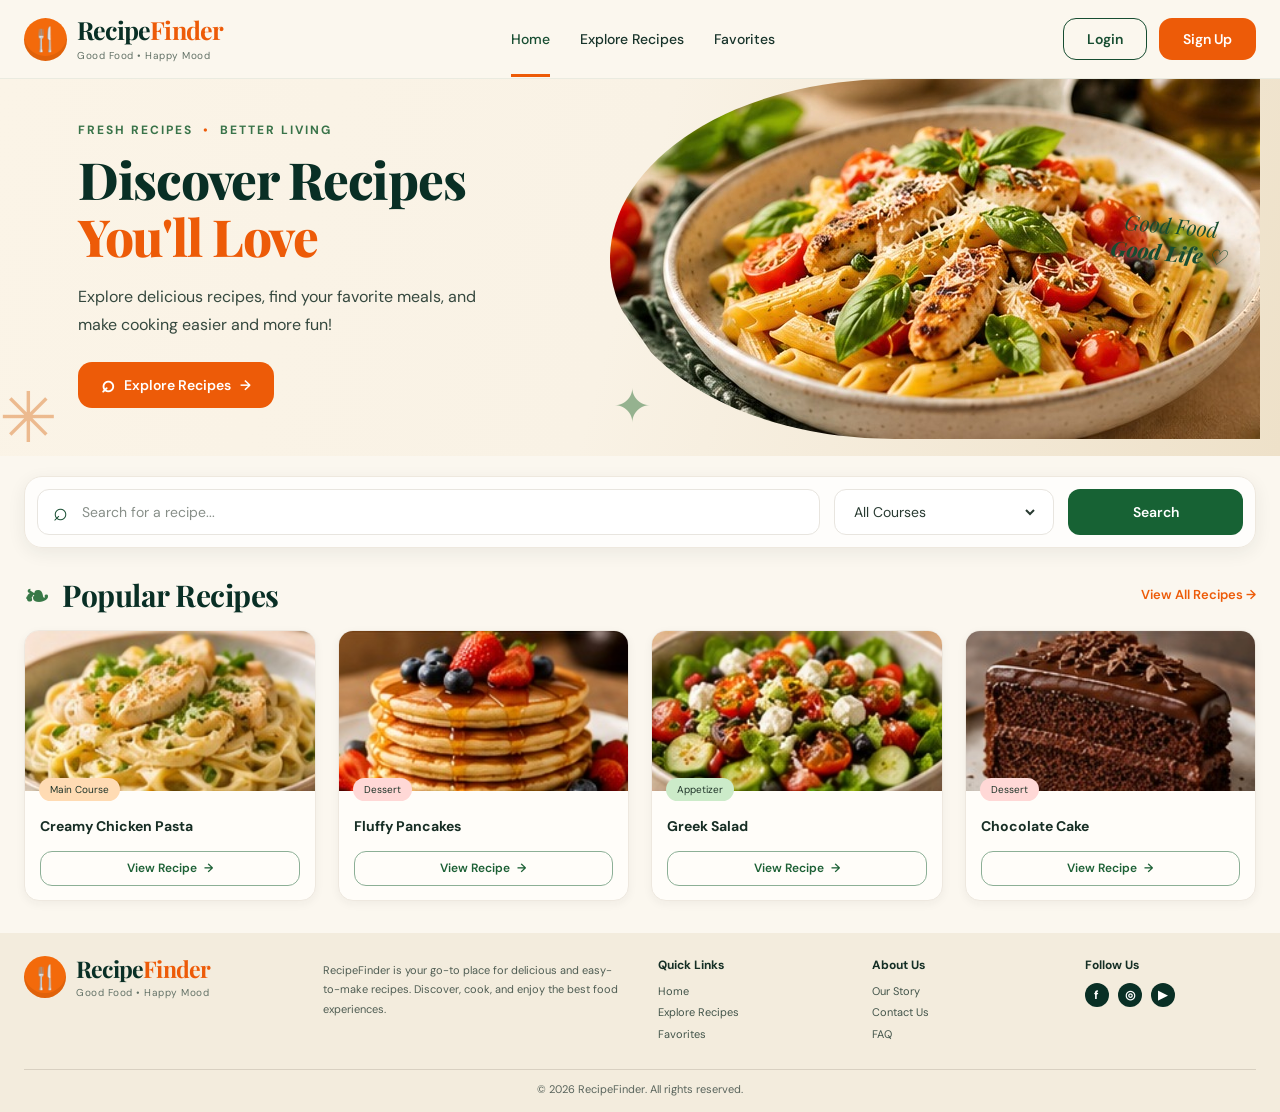
<file: index.html>
<!DOCTYPE html>
<html lang="en">
<head>
  <meta charset="UTF-8">
  <meta name="viewport" content="width=device-width, initial-scale=1.0">
  <meta name="description" content="Discover delicious recipes, explore new meals, and save your favorite dishes with RecipeFinder.">
  <title>RecipeFinder | Discover Recipes You'll Love</title>
  <link rel="stylesheet" href="css/style.css">
</head>
<body>
  <header class="site-header">
    <div class="container navbar">
      <a class="brand" href="index.html" aria-label="RecipeFinder home">
        <span class="brand-icon" aria-hidden="true">🍴</span>
        <span class="brand-copy"><strong>Recipe<span>Finder</span></strong><small>Good Food • Happy Mood</small></span>
      </a>
      <button class="menu-toggle" id="menuToggle" aria-label="Toggle navigation" aria-expanded="false">☰</button>
      <nav class="nav-links" id="navLinks" aria-label="Main navigation">
        <a class="active" href="index.html">Home</a>
        <a href="recipes.html">Explore Recipes</a>
        <a href="favorites.html">Favorites</a>
      </nav>
      <div class="auth-links">
        <a class="btn btn-outline" href="login.html">Login</a>
        <a class="btn btn-orange" href="signup.html">Sign Up</a>
      </div>
    </div>
  </header>

  <main>
    <section class="hero">
      <div class="container hero-inner">
        <div class="hero-copy">
          <p class="eyebrow">FRESH RECIPES <span>•</span> BETTER LIVING</p>
          <h1>Discover Recipes <span>You'll Love</span></h1>
          <p class="hero-description">Explore delicious recipes, find your favorite meals, and make cooking easier and more fun!</p>
          <a class="btn btn-orange hero-button" href="recipes.html"><span aria-hidden="true">⌕</span> Explore Recipes <span aria-hidden="true">→</span></a>
        </div>
        <div class="hero-photo-wrap">
          <img class="hero-photo" src="images/hero-pasta.jpg" alt="A bowl of pasta with chicken, tomatoes, and fresh basil">
          <div class="food-note">Good Food<br><strong>Good Life</strong> ♡</div>
        </div>
        <span class="decor decor-one" aria-hidden="true">✳</span>
        <span class="decor decor-two" aria-hidden="true">✦</span>
      </div>
    </section>

    <section class="search-section container" aria-label="Find a recipe">
      <form class="search-bar" action="recipes.html" method="get">
        <label class="search-input"><span aria-hidden="true">⌕</span><input type="search" name="q" placeholder="Search for a recipe..." aria-label="Search recipes by name or ingredient"></label>
        <label class="course-select"><span class="sr-only">Recipe course</span>
          <select name="course">
            <option value="">All Courses</option>
            <option value="Appetizer">Appetizer</option>
            <option value="Main Course">Main Course</option>
            <option value="Dessert">Dessert</option>
          </select>
        </label>
        <button class="btn btn-green search-button" type="submit">Search</button>
      </form>
    </section>

    <section class="popular-section container">
      <div class="section-heading">
        <h2><span class="leaf" aria-hidden="true">❧</span> Popular Recipes</h2>
        <a href="recipes.html" class="text-link">View All Recipes <span aria-hidden="true">→</span></a>
      </div>
      <div class="recipe-grid">
        <article class="recipe-card">
          <a href="recipe-details.html" class="card-image"><img src="images/chicken-pasta.jpg" alt="Creamy chicken pasta"></a>
          <div class="card-content"><span class="tag tag-main">Main Course</span><h3>Creamy Chicken Pasta</h3><a class="card-button" href="recipe-details.html">View Recipe <span>→</span></a></div>
        </article>
        <article class="recipe-card">
          <a href="recipe-details.html" class="card-image"><img src="images/pancakes.jpg" alt="Fluffy pancakes topped with berries"></a>
          <div class="card-content"><span class="tag tag-dessert">Dessert</span><h3>Fluffy Pancakes</h3><a class="card-button" href="recipe-details.html">View Recipe <span>→</span></a></div>
        </article>
        <article class="recipe-card">
          <a href="recipe-details.html" class="card-image"><img src="images/greek-salad.jpg" alt="Fresh Greek salad with tomatoes and cucumber"></a>
          <div class="card-content"><span class="tag tag-appetizer">Appetizer</span><h3>Greek Salad</h3><a class="card-button" href="recipe-details.html">View Recipe <span>→</span></a></div>
        </article>
        <article class="recipe-card">
          <a href="recipe-details.html" class="card-image"><img src="images/chocolate-cake.jpg" alt="A slice of chocolate cake"></a>
          <div class="card-content"><span class="tag tag-dessert">Dessert</span><h3>Chocolate Cake</h3><a class="card-button" href="recipe-details.html">View Recipe <span>→</span></a></div>
        </article>
      </div>
    </section>
  </main>

  <footer class="site-footer">
    <div class="container footer-grid">
      <a class="brand footer-brand" href="index.html">
        <span class="brand-icon" aria-hidden="true">🍴</span><span class="brand-copy"><strong>Recipe<span>Finder</span></strong><small>Good Food • Happy Mood</small></span>
      </a>
      <p class="footer-about">RecipeFinder is your go-to place for delicious and easy-to-make recipes. Discover, cook, and enjoy the best food experiences.</p>
      <div><h3>Quick Links</h3><a href="index.html">Home</a><a href="recipes.html">Explore Recipes</a><a href="favorites.html">Favorites</a></div>
      <div><h3>About Us</h3><a href="#about">Our Story</a><a href="#contact">Contact Us</a><a href="#faq">FAQ</a></div>
      <div><h3>Follow Us</h3><div class="social-links"><a href="#facebook" aria-label="Facebook">f</a><a href="#instagram" aria-label="Instagram">◎</a><a href="#youtube" aria-label="YouTube">▶</a></div></div>
    </div>
    <div class="container copyright">© 2026 RecipeFinder. All rights reserved.</div>
  </footer>
  <script>
    const menuToggle = document.getElementById('menuToggle');
    const navLinks = document.getElementById('navLinks');
    menuToggle.addEventListener('click', () => {
      const isOpen = navLinks.classList.toggle('show');
      menuToggle.setAttribute('aria-expanded', String(isOpen));
    });
  </script>
</body>
</html>
</file>
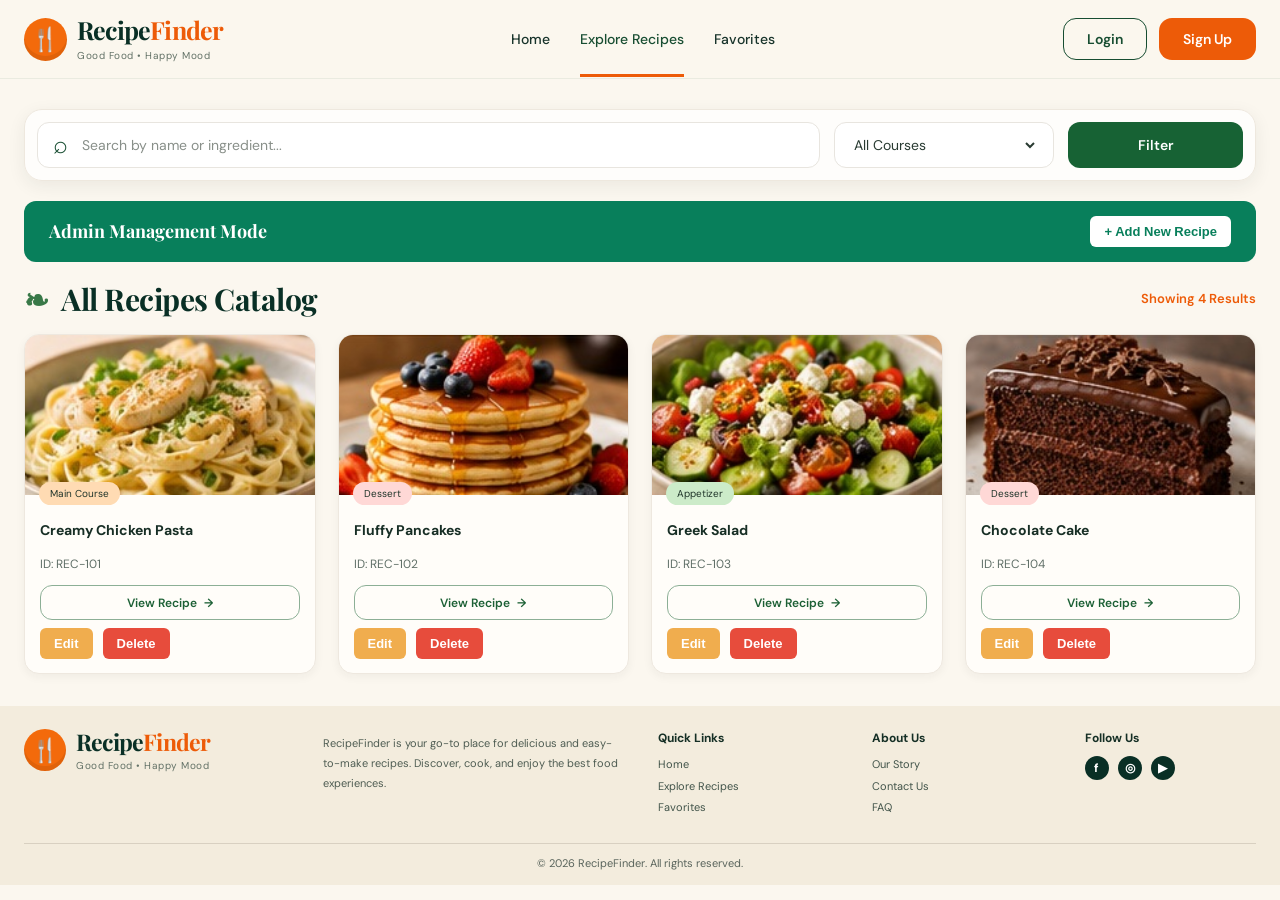
<file: add-edit-recipe.html>
<!DOCTYPE html>
<html lang="en">
<head>
  <meta charset="UTF-8">
  <meta name="viewport" content="width=device-width, initial-scale=1.0">
  <meta name="description" content="Browse, search, and manage recipes on RecipeFinder.">
  <title>Explore & Manage Recipes | RecipeFinder</title>
  <link rel="stylesheet" href="css/style.css">
  <style>
    /* Admin Control Panel Styles */
    .admin-bar {
      background: #087f5b;
      padding: 15px 25px;
      margin-top: 20px;
      border-radius: 12px;
      display: flex;
      justify-content: space-between;
      align-items: center;
      color: white;
    }
    .admin-bar h3 { margin: 0; font-size: 18px; font-family: 'Playfair Display', Georgia, serif; }
    .admin-actions-group { display: flex; gap: 10px; }
    .admin-action-btn { background: #f0ad4e; color: white; border: none; padding: 8px 14px; border-radius: 6px; font-weight: bold; cursor: pointer; font-size: 13px; }
    .admin-action-btn:hover { background: #dc932c; }
    .admin-delete-btn { background: #e74c3c; }
    .admin-delete-btn:hover { background: #c0392b; }
  </style>
</head>
<body>
  <header class="site-header">
    <div class="container navbar">
      <a class="brand" href="index.html" aria-label="RecipeFinder home">
        <span class="brand-icon" aria-hidden="true">🍴</span>
        <span class="brand-copy"><strong>Recipe<span>Finder</span></strong><small>Good Food • Happy Mood</small></span>
      </a>
      <button class="menu-toggle" id="menuToggle" aria-label="Toggle navigation" aria-expanded="false">☰</button>
      <nav class="nav-links" id="navLinks" aria-label="Main navigation">
        <a href="index.html">Home</a>
        <a class="active" href="recipes.html">Explore Recipes</a>
        <a href="favorites.html">Favorites</a>
      </nav>
      <div class="auth-links">
        <a class="btn btn-outline" href="login.html">Login</a>
        <a class="btn btn-orange" href="signup.html">Sign Up</a>
      </div>
    </div>
  </header>

  <main>
    <!-- Search & Filter Bar Section[cite: 7] -->
    <section class="search-section container" aria-label="Filter recipes" style="margin-top: 30px;">
      <form class="search-bar" action="recipes.html" method="get">
        <label class="search-input"><span aria-hidden="true">⌕</span><input type="search" name="q" placeholder="Search by name or ingredient..." aria-label="Search recipes"></label>
        <label class="course-select"><span class="sr-only">Recipe course</span>
          <select name="course">
            <option value="">All Courses</option>
            <option value="Appetizer">Appetizer</option>
            <option value="Main Course">Main Course</option>
            <option value="Dessert">Dessert</option>
          </select>
        </label>
        <button class="btn btn-green search-button" type="submit">Filter</button>
      </form>
    </section>

    <!-- Admin Controls Bar (Add Recipe) -->
    <section class="container" style="margin-top: 15px; margin-bottom: -10px;">
      <div class="admin-bar">
        <h3>Admin Management Mode</h3>
        <button type="button" class="admin-action-btn" style="background: #ffffff; color: #087f5b;" onclick="openAddRecipePrompt()">+ Add New Recipe</button>
      </div>
    </section>

    <!-- Complete Recipe Catalog Grid[cite: 7] -->
    <section class="popular-section container">
      <div class="section-heading">
        <h2><span class="leaf" aria-hidden="true">❧</span> All Recipes Catalog</h2>
        <span class="text-link" id="resultCountLabel">Showing 4 Results</span>
      </div>

      <div class="recipe-grid" id="recipesCatalogGrid">
        <!-- Recipe 1: Pasta -->
        <article class="recipe-card" id="card-REC-101">
          <a href="recipe-details_2.html#pasta" class="card-image"><img src="images/chicken-pasta.jpg" alt="Creamy chicken pasta"></a>
          <div class="card-content">
            <span class="tag tag-main">Main Course</span>
            <h3>Creamy Chicken Pasta</h3>
            <p style="font-size: 12px; color: var(--muted); margin-bottom: 12px;">ID: REC-101</p>
            <div style="display: flex; gap: 6px; margin-bottom: 8px;">
              <a class="card-button" style="flex: 1;" href="recipe-details_2.html#pasta">View Recipe <span>→</span></a>
            </div>
            <!-- Admin Edit/Delete Controls -->
            <div class="admin-actions-group">
              <button type="button" class="admin-action-btn" onclick="editRecipe('REC-101', 'Creamy Chicken Pasta', 'Main Course')">Edit</button>
              <button type="button" class="admin-action-btn admin-delete-btn" onclick="deleteRecipe('card-REC-101')">Delete</button>
            </div>
          </div>
        </article>

        <!-- Recipe 2: Pancakes -->
        <article class="recipe-card" id="card-REC-102">
          <a href="recipe-details_2.html#pancakes" class="card-image"><img src="images/pancakes.jpg" alt="Fluffy pancakes"></a>
          <div class="card-content">
            <span class="tag tag-dessert">Dessert</span>
            <h3>Fluffy Pancakes</h3>
            <p style="font-size: 12px; color: var(--muted); margin-bottom: 12px;">ID: REC-102</p>
            <div style="display: flex; gap: 6px; margin-bottom: 8px;">
              <a class="card-button" style="flex: 1;" href="recipe-details_2.html#pancakes">View Recipe <span>→</span></a>
            </div>
            <div class="admin-actions-group">
              <button type="button" class="admin-action-btn" onclick="editRecipe('REC-102', 'Fluffy Pancakes', 'Dessert')">Edit</button>
              <button type="button" class="admin-action-btn admin-delete-btn" onclick="deleteRecipe('card-REC-102')">Delete</button>
            </div>
          </div>
        </article>

        <!-- Recipe 3: Greek Salad -->
        <article class="recipe-card" id="card-REC-103">
          <a href="recipe-details_2.html#salad" class="card-image"><img src="images/greek-salad.jpg" alt="Fresh Greek salad"></a>
          <div class="card-content">
            <span class="tag tag-appetizer">Appetizer</span>
            <h3>Greek Salad</h3>
            <p style="font-size: 12px; color: var(--muted); margin-bottom: 12px;">ID: REC-103</p>
            <div style="display: flex; gap: 6px; margin-bottom: 8px;">
              <a class="card-button" style="flex: 1;" href="recipe-details_2.html#salad">View Recipe <span>→</span></a>
            </div>
            <div class="admin-actions-group">
              <button type="button" class="admin-action-btn" onclick="editRecipe('REC-103', 'Greek Salad', 'Appetizer')">Edit</button>
              <button type="button" class="admin-action-btn admin-delete-btn" onclick="deleteRecipe('card-REC-103')">Delete</button>
            </div>
          </div>
        </article>

        <!-- Recipe 4: Chocolate Cake -->
        <article class="recipe-card" id="card-REC-104">
          <a href="recipe-details_2.html#cake" class="card-image"><img src="images/chocolate-cake.jpg" alt="Chocolate cake slice"></a>
          <div class="card-content">
            <span class="tag tag-dessert">Dessert</span>
            <h3>Chocolate Cake</h3>
            <p style="font-size: 12px; color: var(--muted); margin-bottom: 12px;">ID: REC-104</p>
            <div style="display: flex; gap: 6px; margin-bottom: 8px;">
              <a class="card-button" style="flex: 1;" href="recipe-details_2.html#cake">View Recipe <span>→</span></a>
            </div>
            <div class="admin-actions-group">
              <button type="button" class="admin-action-btn" onclick="editRecipe('REC-104', 'Chocolate Cake', 'Dessert')">Edit</button>
              <button type="button" class="admin-action-btn admin-delete-btn" onclick="deleteRecipe('card-REC-104')">Delete</button>
            </div>
          </div>
        </article>
      </div>
    </section>
  </main>

  <footer class="site-footer">
    <div class="container footer-grid">
      <a class="brand footer-brand" href="index.html">
        <span class="brand-icon" aria-hidden="true">🍴</span><span class="brand-copy"><strong>Recipe<span>Finder</span></strong><small>Good Food • Happy Mood</small></span>
      </a>
      <p class="footer-about">RecipeFinder is your go-to place for delicious and easy-to-make recipes. Discover, cook, and enjoy the best food experiences.</p>
      <div><h3>Quick Links</h3><a href="index.html">Home</a><a href="recipes.html">Explore Recipes</a><a href="favorites.html">Favorites</a></div>
      <div><h3>About Us</h3><a href="#about">Our Story</a><a href="#contact">Contact Us</a><a href="#faq">FAQ</a></div>
      <div><h3>Follow Us</h3><div class="social-links"><a href="#facebook" aria-label="Facebook">f</a><a href="#instagram" aria-label="Instagram">◎</a><a href="#youtube" aria-label="YouTube">▶</a></div></div>
    </div>
    <div class="container copyright">© 2026 RecipeFinder. All rights reserved.</div>
  </footer>

  <script>
    const menuToggle = document.getElementById('menuToggle');
    const navLinks = document.getElementById('navLinks');
    if (menuToggle) {
      menuToggle.addEventListener('click', () => {
        const isOpen = navLinks.classList.toggle('show');
        menuToggle.setAttribute('aria-expanded', String(isOpen));
      });
    }

    // Admin Action: Add New Recipe Prompt
    function openAddRecipePrompt() {
      const name = prompt("Enter recipe name:");
      if (!name || !name.trim()) return;

      const course = prompt("Enter category (Appetizer, Main Course, or Dessert):");
      if (!["Appetizer", "Main Course", "Dessert"].includes(course)) {
        alert("Invalid category. Please enter Appetizer, Main Course, or Dessert.");
        return;
      }

      const grid = document.getElementById('recipesCatalogGrid');
      const newId = 'REC-' + Math.floor(100 + Math.random() * 900);
      const tagClass = course === 'Dessert' ? 'tag tag-dessert' : (course === 'Appetizer' ? 'tag tag-appetizer' : 'tag tag-main');

      const card = document.createElement('article');
      card.className = 'recipe-card';
      card.id = 'card-' + newId;
      card.innerHTML = `
        <a href="recipe-details_2.html" class="card-image"><img src="images/chicken-pasta.jpg" alt="${name}"></a>
        <div class="card-content">
          <span class="${tagClass}">${course}</span>
          <h3>${name.trim()}</h3>
          <p style="font-size: 12px; color: var(--muted); margin-bottom: 12px;">ID: ${newId}</p>
          <div style="display: flex; gap: 6px; margin-bottom: 8px;">
            <a class="card-button" style="flex: 1;" href="recipe-details_2.html">View Recipe <span>→</span></a>
          </div>
          <div class="admin-actions-group">
            <button type="button" class="admin-action-btn" onclick="editRecipe('${newId}', '${name.trim()}', '${course}')">Edit</button>
            <button type="button" class="admin-action-btn admin-delete-btn" onclick="deleteRecipe('card-${newId}')">Delete</button>
          </div>
        </div>
      `;
      grid.appendChild(card);
      updateCount();
      alert("Recipe added successfully!");
    }

    // Admin Action: Edit Recipe Prompt
    function editRecipe(id, currentName, currentCourse) {
      const newName = prompt("Edit recipe name:", currentName);
      if (newName === null || !newName.trim()) return;

      const newCourse = prompt("Edit category (Appetizer, Main Course, or Dessert):", currentCourse);
      if (!["Appetizer", "Main Course", "Dessert"].includes(newCourse)) {
        alert("Invalid category.");
        return;
      }

      const card = document.getElementById('card-' + id);
      if (card) {
        card.querySelector('h3').textContent = newName.trim();
        const tag = card.querySelector('.tag');
        tag.textContent = newCourse;
        tag.className = newCourse === 'Dessert' ? 'tag tag-dessert' : (newCourse === 'Appetizer' ? 'tag tag-appetizer' : 'tag tag-main');
        
        // Update edit button onclick parameter
        const editBtn = card.querySelector('.admin-action-btn:not(.admin-delete-btn)');
        editBtn.setAttribute('onclick', `editRecipe('${id}', '${newName.trim()}', '${newCourse}')`);
        alert("Recipe updated successfully!");
      }
    }

    // Admin Action: Delete Recipe
    function deleteRecipe(cardId) {
      if (confirm("Are you sure you want to delete this recipe?")) {
        const card = document.getElementById(cardId);
        if (card) {
          card.remove();
          updateCount();
        }
      }
    }

    function updateCount() {
      const count = document.querySelectorAll('#recipesCatalogGrid .recipe-card').length;
      document.getElementById('resultCountLabel').textContent = `Showing ${count} Results`;
    }
  </script>
</body>
</html>
</file>
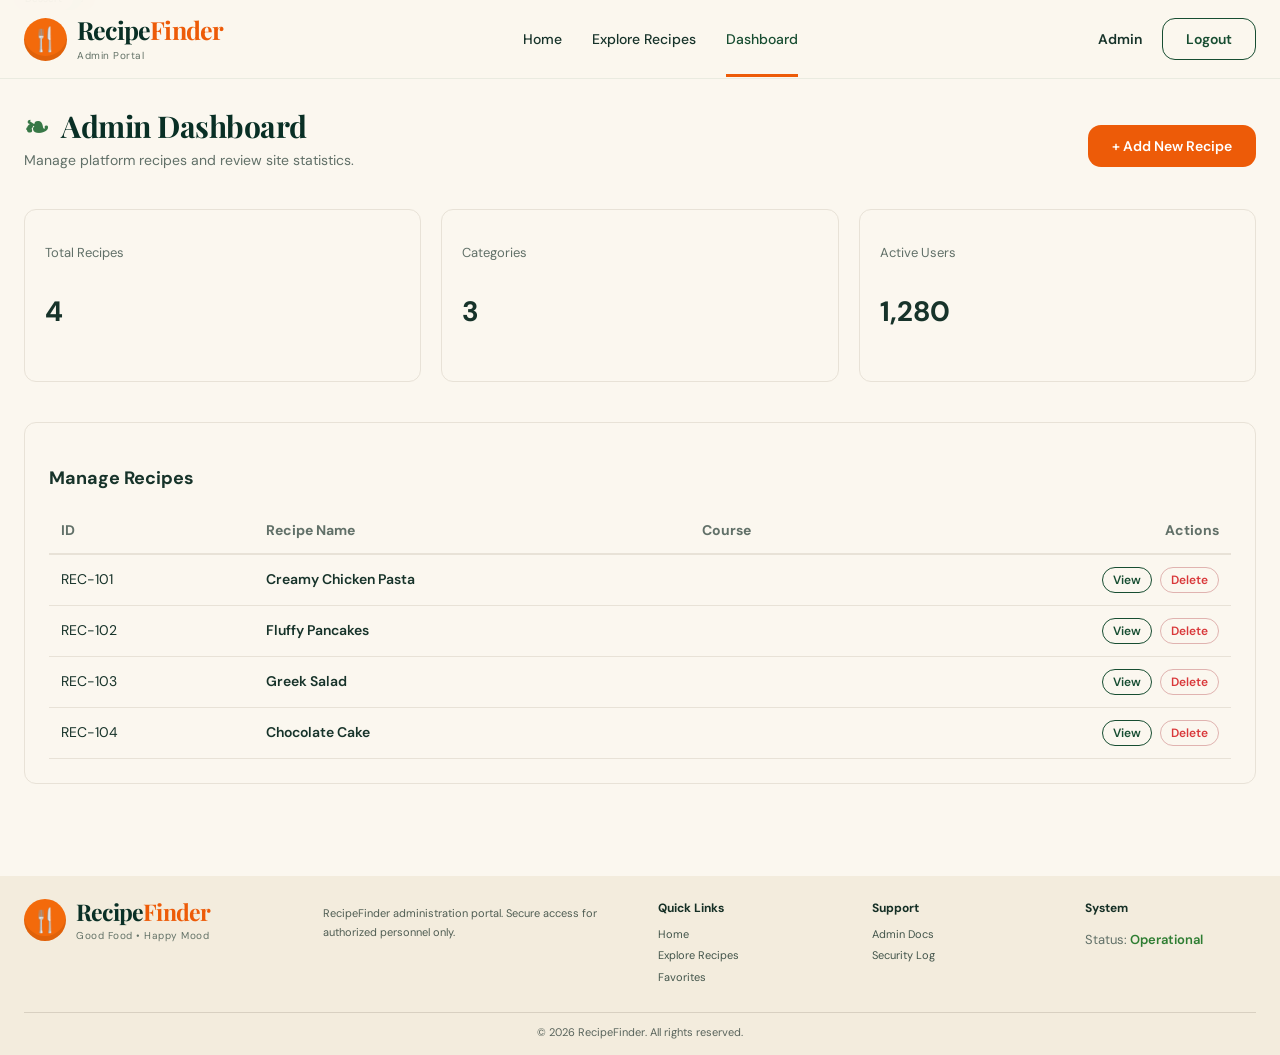
<file: admin.html>
<!DOCTYPE html>
<html lang="en">
<head>
    <meta charset="UTF-8">
    <meta name="viewport" content="width=device-width, initial-scale=1.0">
    <meta name="description" content="Manage recipes, view statistics, and moderate content on RecipeFinder.">
    <title>Admin Dashboard | RecipeFinder</title>
    <link rel="stylesheet" href="css/style.css">
</head>
<body>

    <header class="site-header">
        <div class="container navbar">
            <a href="index.html" class="brand" aria-label="RecipeFinder home">
                <span class="brand-icon" aria-hidden="true">🍴</span>
                <span class="brand-copy">
                    <strong>Recipe<span>Finder</span></strong>
                    <small>Admin Portal</small>
                </span>
            </a>

            <button class="menu-toggle" id="menuToggle" aria-label="Toggle navigation" aria-expanded="false">☰</button>

            <nav class="nav-links" id="navLinks" aria-label="Main navigation">
                <a href="index.html">Home</a>
                <a href="recipes.html">Explore Recipes</a>
                <a class="active" href="admin.html">Dashboard</a>
            </nav>

            <div class="auth-links">
                <span style="font-size: 14px; font-weight: 600; margin-right: 8px;">Admin</span>
                <a class="btn btn-outline" href="index.html">Logout</a>
            </div>
        </div>
    </header>

    <main class="popular-section container">

        <div class="section-heading" style="margin-bottom: 24px;">
            <div>
                <h2><span class="leaf" aria-hidden="true">❧</span> Admin Dashboard</h2>
                <p style="font-size: 14px; color: var(--muted); margin-top: 4px;">Manage platform recipes and review site statistics.</p>
            </div>
            <div>
                <button type="button" class="btn btn-orange" onclick="openAddRecipeModal()">+ Add New Recipe</button>
            </div>
        </div>

        <div style="display: grid; grid-template-columns: repeat(auto-fit, minmax(220px, 1fr)); gap: 20px; margin-bottom: 40px;">
            <div style="background: var(--surface); padding: 20px; border-radius: 12px; border: 1px solid var(--border);">
                <p style="font-size: 13px; color: var(--muted); margin-bottom: 4px;">Total Recipes</p>
                <h3 id="stat-total-recipes" style="font-size: 28px; color: var(--primary);">4</h3>
            </div>
            <div style="background: var(--surface); padding: 20px; border-radius: 12px; border: 1px solid var(--border);">
                <p style="font-size: 13px; color: var(--muted); margin-bottom: 4px;">Categories</p>
                <h3 style="font-size: 28px; color: var(--primary);">3</h3>
            </div>
            <div style="background: var(--surface); padding: 20px; border-radius: 12px; border: 1px solid var(--border);">
                <p style="font-size: 13px; color: var(--muted); margin-bottom: 4px;">Active Users</p>
                <h3 style="font-size: 28px; color: var(--primary);">1,280</h3>
            </div>
        </div>

        <div style="background: var(--surface); border-radius: 12px; border: 1px solid var(--border); overflow: hidden; padding: 24px;">
            <h3 style="margin-bottom: 16px; font-size: 18px;">Manage Recipes</h3>
            
            <div style="overflow-x: auto;">
                <table style="width: 100%; border-collapse: collapse; text-align: left; font-size: 14px;">
                    <thead>
                        <tr style="border-bottom: 2px solid var(--border); color: var(--muted);">
                            <th style="padding: 12px;">ID</th>
                            <th style="padding: 12px;">Recipe Name</th>
                            <th style="padding: 12px;">Course</th>
                            <th style="padding: 12px; text-align: right;">Actions</th>
                        </tr>
                    </thead>
                    <tbody id="admin-recipe-table-body">
                        <tr style="border-bottom: 1px solid var(--border);">
                            <td style="padding: 12px;">REC-101</td>
                            <td style="padding: 12px; font-weight: 600;">Creamy Chicken Pasta</td>
                            <td style="padding: 12px;"><span class="tag tag-main">Main Course</span></td>
                            <td style="padding: 12px; text-align: right;">
                                <a href="recipe-details.html#pasta" class="btn btn-outline" style="padding: 4px 10px; font-size: 12px; margin-right: 4px;">View</a>
                                <button type="button" class="btn btn-outline" onclick="deleteRecipe('REC-101')" style="padding: 4px 10px; font-size: 12px; border-color: #e0b3b0; color: #d9383a;">Delete</button>
                            </td>
                        </tr>
                        <tr style="border-bottom: 1px solid var(--border);">
                            <td style="padding: 12px;">REC-102</td>
                            <td style="padding: 12px; font-weight: 600;">Fluffy Pancakes</td>
                            <td style="padding: 12px;"><span class="tag tag-dessert">Dessert</span></td>
                            <td style="padding: 12px; text-align: right;">
                                <a href="recipe-details.html#pancakes" class="btn btn-outline" style="padding: 4px 10px; font-size: 12px; margin-right: 4px;">View</a>
                                <button type="button" class="btn btn-outline" onclick="deleteRecipe('REC-102')" style="padding: 4px 10px; font-size: 12px; border-color: #e0b3b0; color: #d9383a;">Delete</button>
                            </td>
                        </tr>
                        <tr style="border-bottom: 1px solid var(--border);">
                            <td style="padding: 12px;">REC-103</td>
                            <td style="padding: 12px; font-weight: 600;">Greek Salad</td>
                            <td style="padding: 12px;"><span class="tag tag-appetizer">Appetizer</span></td>
                            <td style="padding: 12px; text-align: right;">
                                <a href="recipe-details.html#salad" class="btn btn-outline" style="padding: 4px 10px; font-size: 12px; margin-right: 4px;">View</a>
                                <button type="button" class="btn btn-outline" onclick="deleteRecipe('REC-103')" style="padding: 4px 10px; font-size: 12px; border-color: #e0b3b0; color: #d9383a;">Delete</button>
                            </td>
                        </tr>
                        <tr style="border-bottom: 1px solid var(--border);">
                            <td style="padding: 12px;">REC-104</td>
                            <td style="padding: 12px; font-weight: 600;">Chocolate Cake</td>
                            <td style="padding: 12px;"><span class="tag tag-dessert">Dessert</span></td>
                            <td style="padding: 12px; text-align: right;">
                                <a href="recipe-details.html#cake" class="btn btn-outline" style="padding: 4px 10px; font-size: 12px; margin-right: 4px;">View</a>
                                <button type="button" class="btn btn-outline" onclick="deleteRecipe('REC-104')" style="padding: 4px 10px; font-size: 12px; border-color: #e0b3b0; color: #d9383a;">Delete</button>
                            </td>
                        </tr>
                    </tbody>
                </table>
            </div>
        </div>

    </main>

    <footer class="site-footer" style="margin-top: 60px;">
        <div class="container footer-grid">
            <a class="brand footer-brand" href="index.html">
                <span class="brand-icon" aria-hidden="true">🍴</span>
                <span class="brand-copy"><strong>Recipe<span>Finder</span></strong><small>Good Food • Happy Mood</small></span>
            </a>
            <p class="footer-about">RecipeFinder administration portal. Secure access for authorized personnel only.</p>
            <div>
                <h3>Quick Links</h3>
                <a href="index.html">Home</a>
                <a href="recipes.html">Explore Recipes</a>
                <a href="favorites.html">Favorites</a>
            </div>
            <div>
                <h3>Support</h3>
                <a href="#help">Admin Docs</a>
                <a href="#security">Security Log</a>
            </div>
            <div>
                <h3>System</h3>
                <p style="font-size: 13px; color: var(--muted);">Status: <span style="color: #2e7d32; font-weight: 600;">Operational</span></p>
            </div>
        </div>
        <div class="container copyright">&copy; 2026 RecipeFinder. All rights reserved.</div>
    </footer>

    <script>
        const menuToggle = document.getElementById('menuToggle');
        const navLinks = document.getElementById('navLinks');
        if (menuToggle) {
            menuToggle.addEventListener('click', () => {
                const isOpen = navLinks.classList.toggle('show');
                menuToggle.setAttribute('aria-expanded', String(isOpen));
            });
        }

        function deleteRecipe(recipeId) {
            if (confirm("Are you sure you want to delete recipe " + recipeId + "?")) {
                alert("Recipe " + recipeId + " has been deleted successfully.");
            }
        }

        function openAddRecipeModal() {
            alert("Add Recipe form modal placeholder. Connect this to your backend creation endpoint.");
        }
    </script>
</body>
</html>
</file>
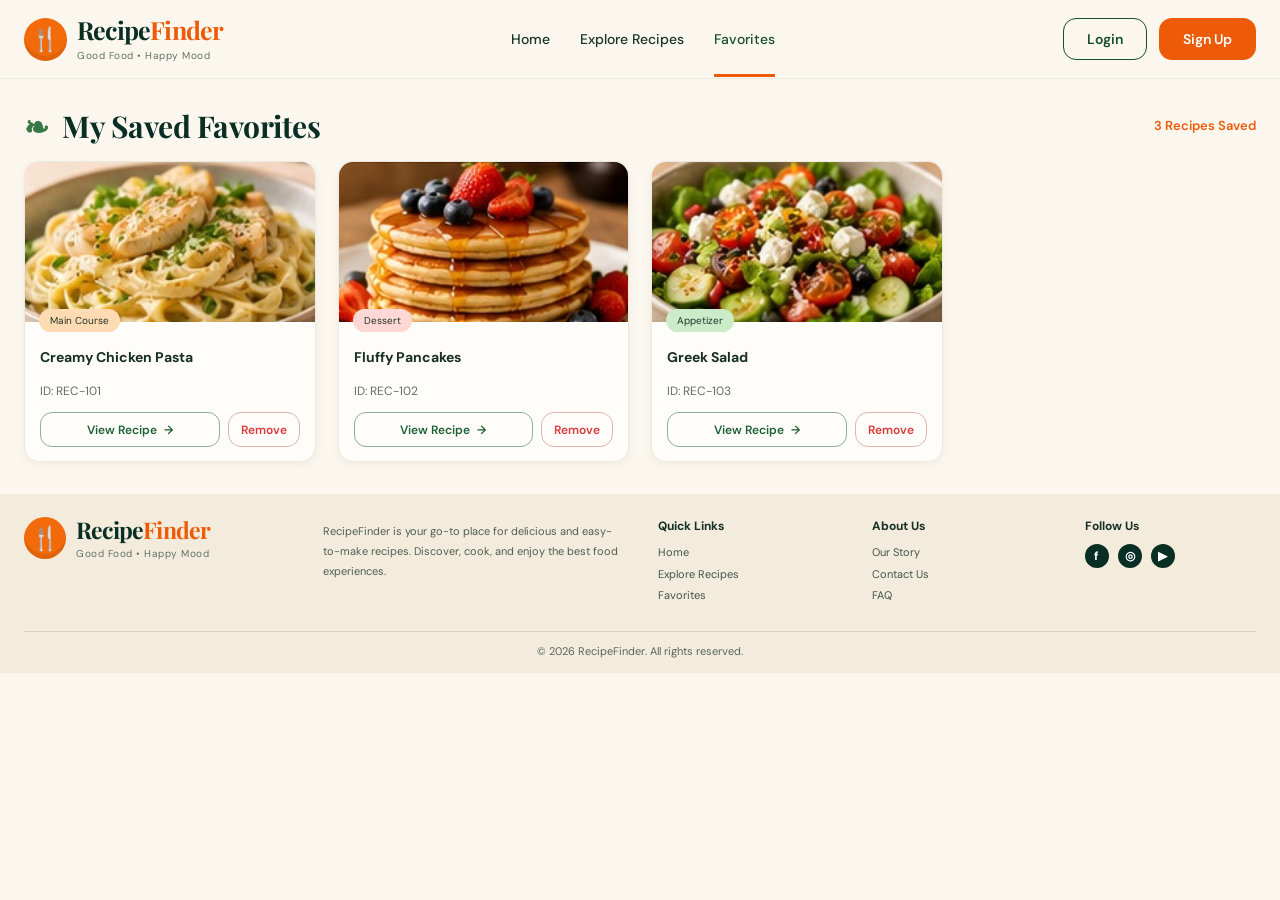
<file: favorites.html>
<!DOCTYPE html>
<html lang="en">
<head>
  <meta charset="UTF-8">
  <meta name="viewport" content="width=device-width, initial-scale=1.0">
  <meta name="description" content="View and manage your saved favorite recipes on RecipeFinder.">
  <title>Favorites | RecipeFinder</title>
  <link rel="stylesheet" href="css/style.css">
</head>
<body>
  <header class="site-header">
    <div class="container navbar">
      <a class="brand" href="index.html" aria-label="RecipeFinder home">
        <span class="brand-icon" aria-hidden="true">🍴</span>
        <span class="brand-copy"><strong>Recipe<span>Finder</span></strong><small>Good Food • Happy Mood</small></span>
      </a>
      <button class="menu-toggle" id="menuToggle" aria-label="Toggle navigation" aria-expanded="false">☰</button>
      <nav class="nav-links" id="navLinks" aria-label="Main navigation">
        <a href="index.html">Home</a>
        <a href="recipes.html">Explore Recipes</a>
        <a class="active" href="favorites.html">Favorites</a>
      </nav>
      <div class="auth-links">
        <a class="btn btn-outline" href="login.html">Login</a>
        <a class="btn btn-orange" href="signup.html">Sign Up</a>
      </div>
    </div>
  </header>

  <main>
    <section class="popular-section container">
      <div class="section-heading">
        <h2><span class="leaf" aria-hidden="true">❧</span> My Saved Favorites</h2>
        <span class="text-link" id="fav-count-text">3 Recipes Saved</span>
      </div>

      <div class="recipe-grid" id="favorites-grid">
        <article class="recipe-card" id="card-REC-101">
          <a href="recipe-details.html#pasta" class="card-image">
            <img src="images/chicken-pasta.jpg" alt="Creamy chicken pasta">
          </a>
          <div class="card-content">
            <span class="tag tag-main">Main Course</span>
            <h3>Creamy Chicken Pasta</h3>
            <p style="font-size: 12px; color: var(--muted); margin-bottom: 12px;">ID: REC-101</p>
            <div style="display: flex; gap: 8px;">
              <a class="card-button" style="flex: 1;" href="recipe-details.html#pasta">View Recipe <span>→</span></a>
              <button type="button" class="btn btn-outline" onclick="removeFavorite('REC-101')" style="padding: 0 12px; height: 35px; border-color: #e0b3b0; color: #d9383a; font-size: 12px;" aria-label="Remove">Remove</button>
            </div>
          </div>
        </article>

        <article class="recipe-card" id="card-REC-102">
          <a href="recipe-details.html#pancakes" class="card-image">
            <img src="images/pancakes.jpg" alt="Fluffy pancakes topped with berries">
          </a>
          <div class="card-content">
            <span class="tag tag-dessert">Dessert</span>
            <h3>Fluffy Pancakes</h3>
            <p style="font-size: 12px; color: var(--muted); margin-bottom: 12px;">ID: REC-102</p>
            <div style="display: flex; gap: 8px;">
              <a class="card-button" style="flex: 1;" href="recipe-details.html#pancakes">View Recipe <span>→</span></a>
              <button type="button" class="btn btn-outline" onclick="removeFavorite('REC-102')" style="padding: 0 12px; height: 35px; border-color: #e0b3b0; color: #d9383a; font-size: 12px;" aria-label="Remove">Remove</button>
            </div>
          </div>
        </article>

        <article class="recipe-card" id="card-REC-103">
          <a href="recipe-details.html#salad" class="card-image">
            <img src="images/greek-salad.jpg" alt="Fresh Greek salad">
          </a>
          <div class="card-content">
            <span class="tag tag-appetizer">Appetizer</span>
            <h3>Greek Salad</h3>
            <p style="font-size: 12px; color: var(--muted); margin-bottom: 12px;">ID: REC-103</p>
            <div style="display: flex; gap: 8px;">
              <a class="card-button" style="flex: 1;" href="recipe-details.html#salad">View Recipe <span>→</span></a>
              <button type="button" class="btn btn-outline" onclick="removeFavorite('REC-103')" style="padding: 0 12px; height: 35px; border-color: #e0b3b0; color: #d9383a; font-size: 12px;" aria-label="Remove">Remove</button>
            </div>
          </div>
        </article>
      </div>
    </section>
  </main>

  <footer class="site-footer">
    <div class="container footer-grid">
      <a class="brand footer-brand" href="index.html">
        <span class="brand-icon" aria-hidden="true">🍴</span>
        <span class="brand-copy"><strong>Recipe<span>Finder</span></strong><small>Good Food • Happy Mood</small></span>
      </a>
      <p class="footer-about">RecipeFinder is your go-to place for delicious and easy-to-make recipes. Discover, cook, and enjoy the best food experiences.</p>
      <div>
        <h3>Quick Links</h3>
        <a href="index.html">Home</a>
        <a href="recipes.html">Explore Recipes</a>
        <a href="favorites.html">Favorites</a>
      </div>
      <div>
        <h3>About Us</h3>
        <a href="#about">Our Story</a>
        <a href="#contact">Contact Us</a>
        <a href="#faq">FAQ</a>
      </div>
      <div>
        <h3>Follow Us</h3>
        <div class="social-links">
          <a href="#facebook" aria-label="Facebook">f</a>
          <a href="#instagram" aria-label="Instagram">◎</a>
          <a href="#youtube" aria-label="YouTube">▶</a>
        </div>
      </div>
    </div>
    <div class="container copyright">&copy; 2026 RecipeFinder. All rights reserved.</div>
  </footer>

  <script>
    const menuToggle = document.getElementById('menuToggle');
    const navLinks = document.getElementById('navLinks');
    if (menuToggle) {
      menuToggle.addEventListener('click', () => {
        const isOpen = navLinks.classList.toggle('show');
        menuToggle.setAttribute('aria-expanded', String(isOpen));
      });
    }

    const FAV_KEY = "recipeFinderUserFavorites";

    function initFavoritesStorage() {
      let favorites = JSON.parse(localStorage.getItem(FAV_KEY) || "null");
      if (!favorites) {
        favorites = {
          "REC-101": { id: "REC-101", name: "Creamy Chicken Pasta", course: "Main Course", image: "images/chicken-pasta.jpg", tagClass: "tag tag-main" },
          "REC-102": { id: "REC-102", name: "Fluffy Pancakes", course: "Dessert", image: "images/pancakes.jpg", tagClass: "tag tag-dessert" },
          "REC-103": { id: "REC-103", name: "Greek Salad", course: "Appetizer", image: "images/greek-salad.jpg", tagClass: "tag tag-appetizer" }
        };
        localStorage.setItem(FAV_KEY, JSON.stringify(favorites));
      }
      return favorites;
    }

    function removeFavorite(id) {
      let favorites = JSON.parse(localStorage.getItem(FAV_KEY) || "{}");
      if (favorites[id]) {
        delete favorites[id];
        localStorage.setItem(FAV_KEY, JSON.stringify(favorites));
      }

      const card = document.getElementById('card-' + id);
      if (card) {
        card.remove();
      }

      updateFavoritesCount();
    }

    function renderFavoritesPage() {
      let favorites = initFavoritesStorage();
      const grid = document.getElementById('favorites-grid');
      grid.innerHTML = "";

      const keys = Object.keys(favorites);
      if (keys.length === 0) {
        grid.innerHTML = "<p style='color: var(--muted); grid-column: span 4;'>No favorite recipes saved yet.</p>";
      } else {
        keys.forEach(id => {
          let rec = favorites[id];
          
          let detailHash = "pasta";
          const lowerName = (rec.name || "").toLowerCase();
          if (rec.id === 'REC-102' || lowerName.includes('pancake')) detailHash = "pancakes";
          else if (rec.id === 'REC-103' || lowerName.includes('salad')) detailHash = "salad";
          else if (rec.id === 'REC-104' || lowerName.includes('cake')) detailHash = "cake";
          else if (rec.id === 'REC-101' || lowerName.includes('pasta')) detailHash = "pasta";

          const card = document.createElement('article');
          card.className = "recipe-card";
          card.id = "card-" + rec.id;
          card.innerHTML = `
            <a href="recipe-details.html#${detailHash}" class="card-image">
              <img src="${rec.image || 'images/chicken-pasta.jpg'}" alt="${rec.name}">
            </a>
            <div class="card-content">
              <span class="${rec.tagClass || 'tag tag-main'}">${rec.course || 'Main Course'}</span>
              <h3>${rec.name}</h3>
              <p style="font-size: 12px; color: var(--muted); margin-bottom: 12px;">ID: ${rec.id}</p>
              <div style="display: flex; gap: 8px;">
                <a class="card-button" style="flex: 1;" href="recipe-details.html#${detailHash}">View Recipe <span>→</span></a>
                <button type="button" class="btn btn-outline" onclick="removeFavorite('${rec.id}')" style="padding: 0 12px; height: 35px; border-color: #e0b3b0; color: #d9383a; font-size: 12px;" aria-label="Remove">Remove</button>
              </div>
            </div>
          `;
          grid.appendChild(card);
        });
      }
      updateFavoritesCount();
    }

    function updateFavoritesCount() {
      let favorites = JSON.parse(localStorage.getItem(FAV_KEY) || "{}");
      const count = Object.keys(favorites).length;
      document.getElementById('fav-count-text').textContent = count + " Recipes Saved";
    }

    renderFavoritesPage();
  </script>
</body>
</html>
</file>
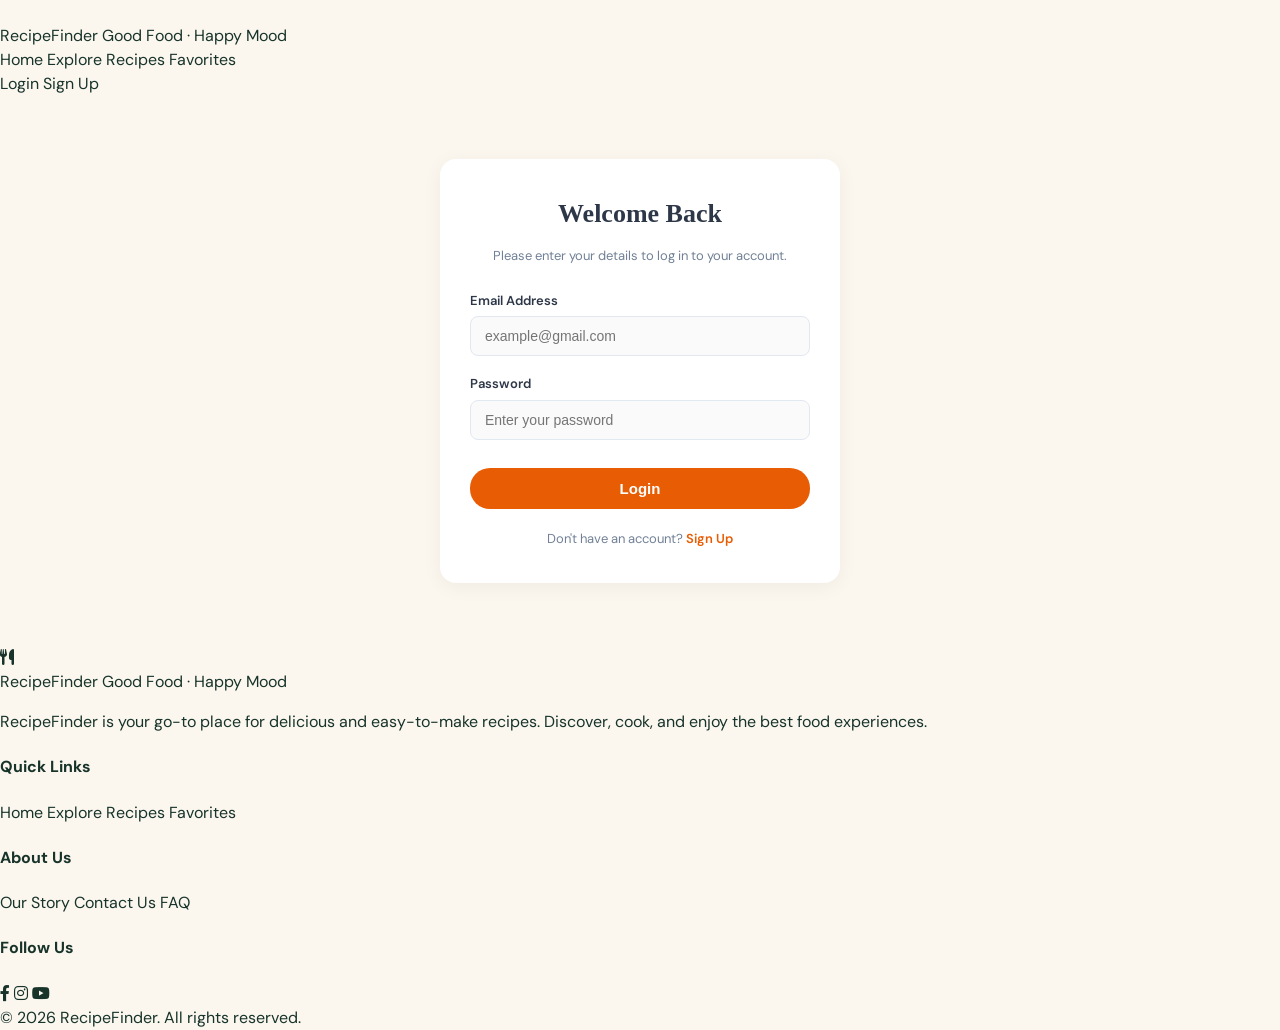
<file: login.html>
<!DOCTYPE html>
<html lang="en">
<head>
    <meta charset="UTF-8">
    <meta name="viewport" content="width=device-width, initial-scale=1.0">
    <title>Login - RecipeFinder</title>
    <link rel="stylesheet" href="css/style.css">
    <link rel="stylesheet" href="https://cdnjs.cloudflare.com/ajax/libs/font-awesome/6.0.0/css/all.min.css">
</head>
<body class="page-body">

    <header class="main-header">
        <div class="header-container">
            <a href="index.html" class="brand-logo">
                <span class="logo-icon"><i class="fa-solid =>fa-utensils"></i></span>
                <div class="logo-text">
                    <span class="brand-name">RecipeFinder</span>
                    <span class="brand-tagline">Good Food · Happy Mood</span>
                </div>
            </a>
            
            <nav class="nav-menu">
                <a href="index.html" class="nav-link">Home</a>
                <a href="recipes.html" class="nav-link">Explore Recipes</a>
                <a href="favorites.html" class="nav-link">Favorites</a>
            </nav>

            <div class="header-auth-btns">
                <a href="login.html" class="btn-auth-login active">Login</a>
                <a href="signup.html" class="btn-auth-signup">Sign Up</a>
            </div>
        </div>
    </header>

    <main class="auth-wrapper">
        <div class="auth-card">
            <h1 class="auth-title">Welcome Back</h1>
            <p class="auth-subtitle">Please enter your details to log in to your account.</p>

            <form action="#" method="GET" class="auth-form">
                <div class="form-group">
                    <label for="login-email">Email Address</label>
                    <input type="email" id="login-email" placeholder="example@gmail.com" required>
                </div>

                <div class="form-group">
                    <label for="login-password">Password</label>
                    <input type="password" id="login-password" placeholder="Enter your password" required>
                </div>

                <button type="submit" class="btn-primary-orange">Login</button>
            </form>

            <div class="auth-footer-link">
                Don't have an account? <a href="signup.html">Sign Up</a>
            </div>
        </div>
    </main>

    <footer class="main-footer">
        <div class="footer-container">
            <div class="footer-brand">
                <div class="brand-logo">
                    <span class="logo-icon"><i class="fa-solid fa-utensils"></i></span>
                    <div class="logo-text">
                        <span class="brand-name">RecipeFinder</span>
                        <span class="brand-tagline">Good Food · Happy Mood</span>
                    </div>
                </div>
                <p class="footer-desc">RecipeFinder is your go-to place for delicious and easy-to-make recipes. Discover, cook, and enjoy the best food experiences.</p>
            </div>

            <div class="footer-links">
                <h4>Quick Links</h4>
                <a href="index.html">Home</a>
                <a href="recipes.html">Explore Recipes</a>
                <a href="favorites.html">Favorites</a>
            </div>

            <div class="footer-links">
                <h4>About Us</h4>
                <a href="#">Our Story</a>
                <a href="#">Contact Us</a>
                <a href="#">FAQ</a>
            </div>

            <div class="footer-social">
                <h4>Follow Us</h4>
                <div class="social-icons">
                    <a href="#"><i class="fa-brands fa-facebook-f"></i></a>
                    <a href="#"><i class="fa-brands fa-instagram"></i></a>
                    <a href="#"><i class="fa-brands fa-youtube"></i></a>
                </div>
            </div>
        </div>
        <div class="footer-copyright">
            © 2026 RecipeFinder. All rights reserved.
        </div>
    </footer>

</body>
</html>
</file>
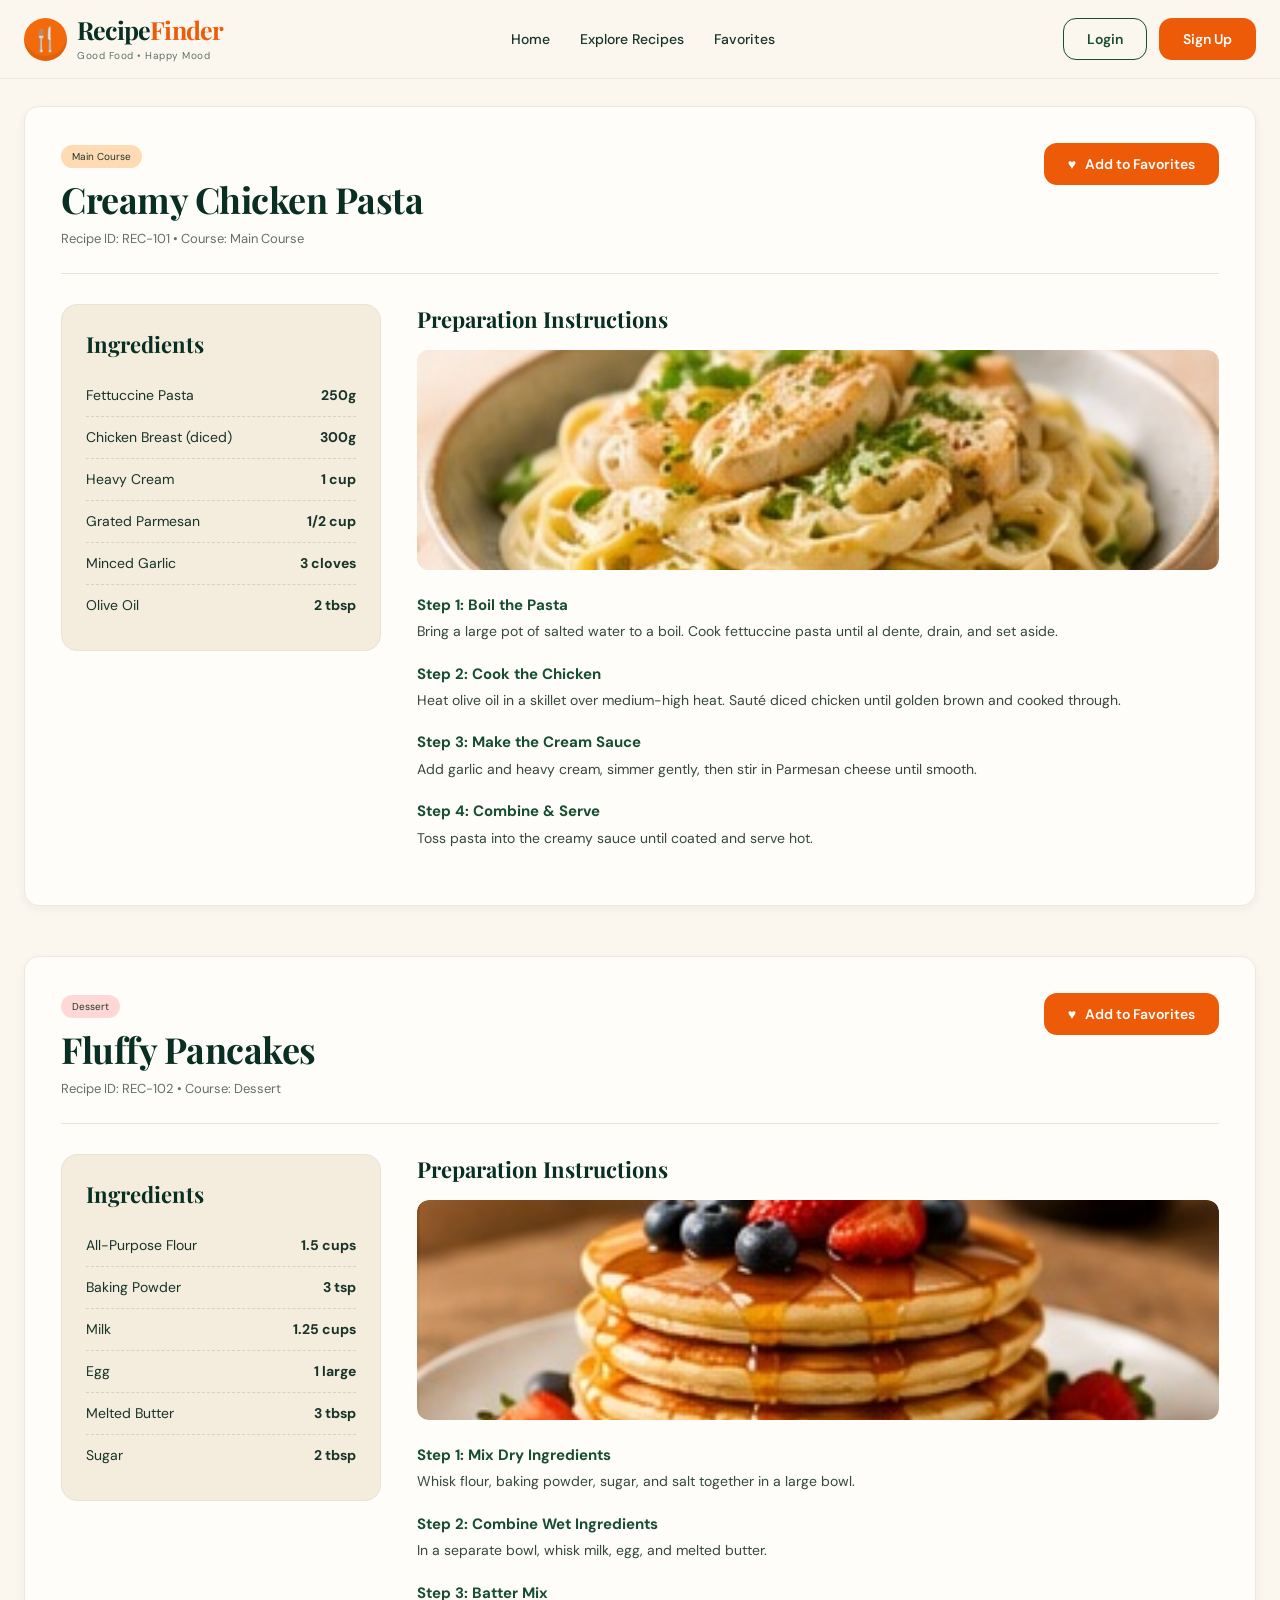
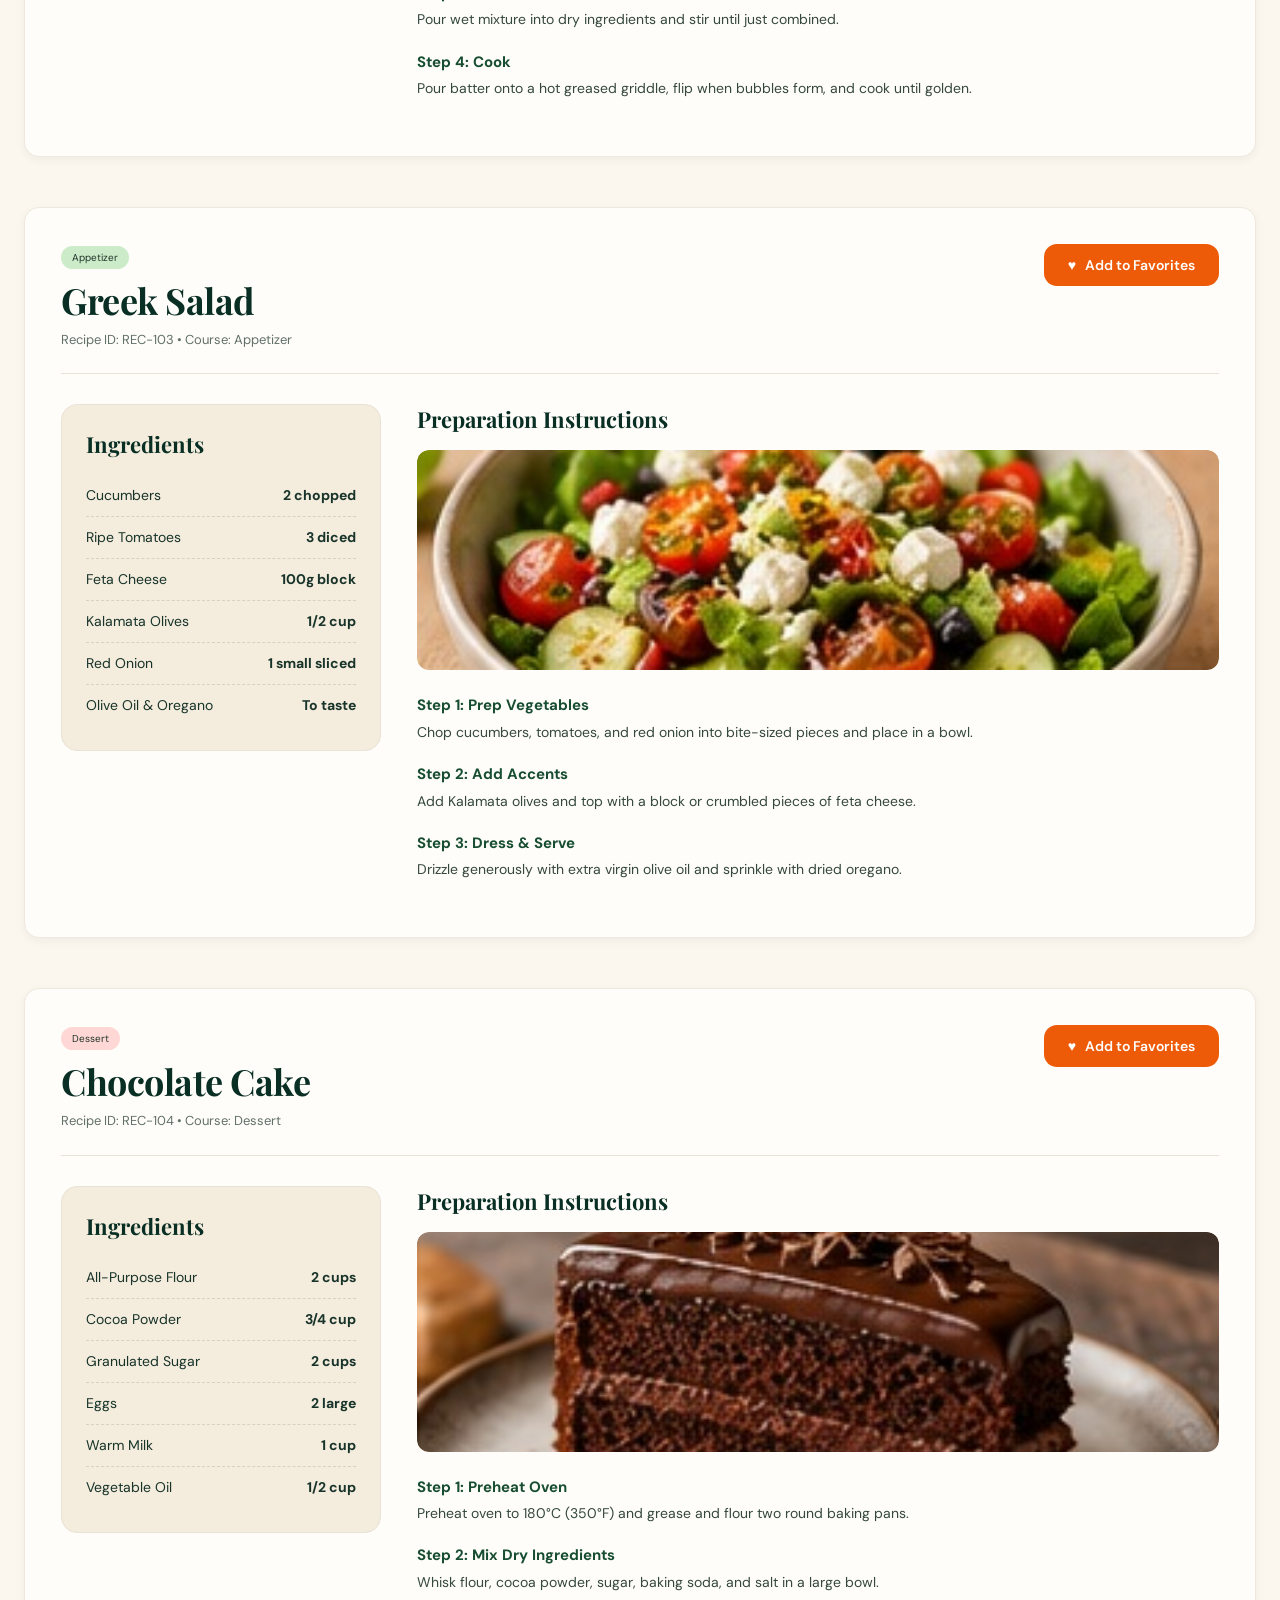
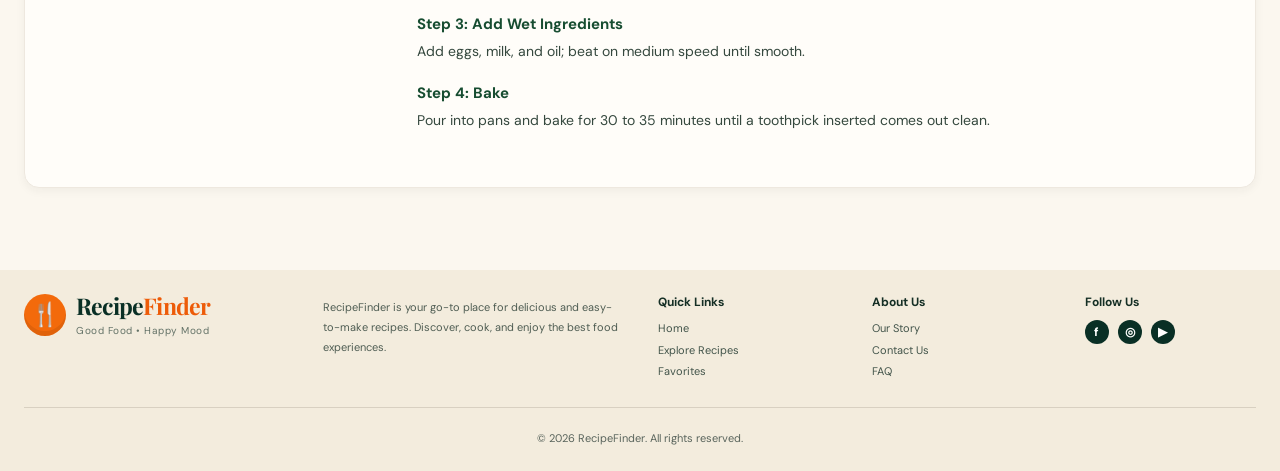
<file: recipe-details.html>
<!DOCTYPE html>
<html lang="en">
<head>
    <meta charset="UTF-8">
    <meta name="viewport" content="width=device-width, initial-scale=1.0">
    <title>Recipe Details - RecipeFinder</title>
    <link rel="stylesheet" href="css/style.css">
</head>
<body>

    <header class="site-header">
        <div class="container navbar">
            <a href="index.html" class="brand" aria-label="RecipeFinder home">
                <span class="brand-icon" aria-hidden="true">🍴</span>
                <span class="brand-copy">
                    <strong>Recipe<span>Finder</span></strong>
                    <small>Good Food &bull; Happy Mood</small>
                </span>
            </a>

            <button class="menu-toggle" id="menuToggle" aria-label="Toggle navigation" aria-expanded="false">☰</button>

            <nav class="nav-links" id="navLinks" aria-label="Main navigation">
                <a href="index.html">Home</a>
                <a href="recipes.html">Explore Recipes</a>
                <a href="favorites.html">Favorites</a>
            </nav>

            <div class="auth-links">
                <a class="btn btn-outline" href="login.html">Login</a>
                <a class="btn btn-orange" href="signup.html">Sign Up</a>
            </div>
        </div>
    </header>

    <main class="popular-section container">

        <article class="recipe-card detail-article" id="pasta" style="margin-bottom: 50px;">
            <div class="section-heading detail-heading-bar">
                <div>
                    <span class="tag tag-main">Main Course</span>
                    <h1 class="detail-title-text">Creamy Chicken Pasta</h1>
                    <p class="detail-meta-text">Recipe ID: REC-101 &bull; Course: Main Course</p>
                </div>
                <div>
                    <button type="button" class="btn btn-orange" onclick="addToFavorites('REC-101', 'Creamy Chicken Pasta', 'Main Course', 'images/chicken-pasta.jpg', 'tag tag-main')">
                        <span aria-hidden="true">♥</span> Add to Favorites
                    </button>
                </div>
            </div>

            <div class="recipe-grid detail-layout-grid">
                <aside class="ingredients-panel">
                    <h2>Ingredients</h2>
                    <ul class="ingredients-table-list">
                        <li><span>Fettuccine Pasta</span> <strong>250g</strong></li>
                        <li><span>Chicken Breast (diced)</span> <strong>300g</strong></li>
                        <li><span>Heavy Cream</span> <strong>1 cup</strong></li>
                        <li><span>Grated Parmesan</span> <strong>1/2 cup</strong></li>
                        <li><span>Minced Garlic</span> <strong>3 cloves</strong></li>
                        <li><span>Olive Oil</span> <strong>2 tbsp</strong></li>
                    </ul>
                </aside>

                <section class="instructions-panel">
                    <h2>Preparation Instructions</h2>
                    <div class="card-image" style="height: 220px; border-radius: 12px; margin-bottom: 24px;">
                        <img src="images/chicken-pasta.jpg" alt="Creamy Chicken Pasta" style="width:100%; height:100%; object-fit:cover; border-radius:12px;">
                    </div>
                    <div class="instruction-step-item">
                        <h3>Step 1: Boil the Pasta</h3>
                        <p>Bring a large pot of salted water to a boil. Cook fettuccine pasta until al dente, drain, and set aside.</p>
                    </div>
                    <div class="instruction-step-item">
                        <h3>Step 2: Cook the Chicken</h3>
                        <p>Heat olive oil in a skillet over medium-high heat. Sauté diced chicken until golden brown and cooked through.</p>
                    </div>
                    <div class="instruction-step-item">
                        <h3>Step 3: Make the Cream Sauce</h3>
                        <p>Add garlic and heavy cream, simmer gently, then stir in Parmesan cheese until smooth.</p>
                    </div>
                    <div class="instruction-step-item">
                        <h3>Step 4: Combine & Serve</h3>
                        <p>Toss pasta into the creamy sauce until coated and serve hot.</p>
                    </div>
                </section>
            </div>
        </article>

        <article class="recipe-card detail-article" id="pancakes" style="margin-bottom: 50px;">
            <div class="section-heading detail-heading-bar">
                <div>
                    <span class="tag tag-dessert">Dessert</span>
                    <h1 class="detail-title-text">Fluffy Pancakes</h1>
                    <p class="detail-meta-text">Recipe ID: REC-102 &bull; Course: Dessert</p>
                </div>
                <div>
                    <button type="button" class="btn btn-orange" onclick="addToFavorites('REC-102', 'Fluffy Pancakes', 'Dessert', 'images/pancakes.jpg', 'tag tag-dessert')">
                        <span aria-hidden="true">♥</span> Add to Favorites
                    </button>
                </div>
            </div>

            <div class="recipe-grid detail-layout-grid">
                <aside class="ingredients-panel">
                    <h2>Ingredients</h2>
                    <ul class="ingredients-table-list">
                        <li><span>All-Purpose Flour</span> <strong>1.5 cups</strong></li>
                        <li><span>Baking Powder</span> <strong>3 tsp</strong></li>
                        <li><span>Milk</span> <strong>1.25 cups</strong></li>
                        <li><span>Egg</span> <strong>1 large</strong></li>
                        <li><span>Melted Butter</span> <strong>3 tbsp</strong></li>
                        <li><span>Sugar</span> <strong>2 tbsp</strong></li>
                    </ul>
                </aside>

                <section class="instructions-panel">
                    <h2>Preparation Instructions</h2>
                    <div class="card-image" style="height: 220px; border-radius: 12px; margin-bottom: 24px;">
                        <img src="images/pancakes.jpg" alt="Fluffy Pancakes" style="width:100%; height:100%; object-fit:cover; border-radius:12px;">
                    </div>
                    <div class="instruction-step-item">
                        <h3>Step 1: Mix Dry Ingredients</h3>
                        <p>Whisk flour, baking powder, sugar, and salt together in a large bowl.</p>
                    </div>
                    <div class="instruction-step-item">
                        <h3>Step 2: Combine Wet Ingredients</h3>
                        <p>In a separate bowl, whisk milk, egg, and melted butter.</p>
                    </div>
                    <div class="instruction-step-item">
                        <h3>Step 3: Batter Mix</h3>
                        <p>Pour wet mixture into dry ingredients and stir until just combined.</p>
                    </div>
                    <div class="instruction-step-item">
                        <h3>Step 4: Cook</h3>
                        <p>Pour batter onto a hot greased griddle, flip when bubbles form, and cook until golden.</p>
                    </div>
                </section>
            </div>
        </article>

        <article class="recipe-card detail-article" id="salad" style="margin-bottom: 50px;">
            <div class="section-heading detail-heading-bar">
                <div>
                    <span class="tag tag-appetizer">Appetizer</span>
                    <h1 class="detail-title-text">Greek Salad</h1>
                    <p class="detail-meta-text">Recipe ID: REC-103 &bull; Course: Appetizer</p>
                </div>
                <div>
                    <button type="button" class="btn btn-orange" onclick="addToFavorites('REC-103', 'Greek Salad', 'Appetizer', 'images/greek-salad.jpg', 'tag tag-appetizer')">
                        <span aria-hidden="true">♥</span> Add to Favorites
                    </button>
                </div>
            </div>

            <div class="recipe-grid detail-layout-grid">
                <aside class="ingredients-panel">
                    <h2>Ingredients</h2>
                    <ul class="ingredients-table-list">
                        <li><span>Cucumbers</span> <strong>2 chopped</strong></li>
                        <li><span>Ripe Tomatoes</span> <strong>3 diced</strong></li>
                        <li><span>Feta Cheese</span> <strong>100g block</strong></li>
                        <li><span>Kalamata Olives</span> <strong>1/2 cup</strong></li>
                        <li><span>Red Onion</span> <strong>1 small sliced</strong></li>
                        <li><span>Olive Oil & Oregano</span> <strong>To taste</strong></li>
                    </ul>
                </aside>

                <section class="instructions-panel">
                    <h2>Preparation Instructions</h2>
                    <div class="card-image" style="height: 220px; border-radius: 12px; margin-bottom: 24px;">
                        <img src="images/greek-salad.jpg" alt="Greek Salad" style="width:100%; height:100%; object-fit:cover; border-radius:12px;">
                    </div>
                    <div class="instruction-step-item">
                        <h3>Step 1: Prep Vegetables</h3>
                        <p>Chop cucumbers, tomatoes, and red onion into bite-sized pieces and place in a bowl.</p>
                    </div>
                    <div class="instruction-step-item">
                        <h3>Step 2: Add Accents</h3>
                        <p>Add Kalamata olives and top with a block or crumbled pieces of feta cheese.</p>
                    </div>
                    <div class="instruction-step-item">
                        <h3>Step 3: Dress & Serve</h3>
                        <p>Drizzle generously with extra virgin olive oil and sprinkle with dried oregano.</p>
                    </div>
                </section>
            </div>
        </article>

        <article class="recipe-card detail-article" id="cake" style="margin-bottom: 50px;">
            <div class="section-heading detail-heading-bar">
                <div>
                    <span class="tag tag-dessert">Dessert</span>
                    <h1 class="detail-title-text">Chocolate Cake</h1>
                    <p class="detail-meta-text">Recipe ID: REC-104 &bull; Course: Dessert</p>
                </div>
                <div>
                    <button type="button" class="btn btn-orange" onclick="addToFavorites('REC-104', 'Chocolate Cake', 'Dessert', 'images/chocolate-cake.jpg', 'tag tag-dessert')">
                        <span aria-hidden="true">♥</span> Add to Favorites
                    </button>
                </div>
            </div>

            <div class="recipe-grid detail-layout-grid">
                <aside class="ingredients-panel">
                    <h2>Ingredients</h2>
                    <ul class="ingredients-table-list">
                        <li><span>All-Purpose Flour</span> <strong>2 cups</strong></li>
                        <li><span>Cocoa Powder</span> <strong>3/4 cup</strong></li>
                        <li><span>Granulated Sugar</span> <strong>2 cups</strong></li>
                        <li><span>Eggs</span> <strong>2 large</strong></li>
                        <li><span>Warm Milk</span> <strong>1 cup</strong></li>
                        <li><span>Vegetable Oil</span> <strong>1/2 cup</strong></li>
                    </ul>
                </aside>

                <section class="instructions-panel">
                    <h2>Preparation Instructions</h2>
                    <div class="card-image" style="height: 220px; border-radius: 12px; margin-bottom: 24px;">
                        <img src="images/chocolate-cake.jpg" alt="Chocolate Cake" style="width:100%; height:100%; object-fit:cover; border-radius:12px;">
                    </div>
                    <div class="instruction-step-item">
                        <h3>Step 1: Preheat Oven</h3>
                        <p>Preheat oven to 180°C (350°F) and grease and flour two round baking pans.</p>
                    </div>
                    <div class="instruction-step-item">
                        <h3>Step 2: Mix Dry Ingredients</h3>
                        <p>Whisk flour, cocoa powder, sugar, baking soda, and salt in a large bowl.</p>
                    </div>
                    <div class="instruction-step-item">
                        <h3>Step 3: Add Wet Ingredients</h3>
                        <p>Add eggs, milk, and oil; beat on medium speed until smooth.</p>
                    </div>
                    <div class="instruction-step-item">
                        <h3>Step 4: Bake</h3>
                        <p>Pour into pans and bake for 30 to 35 minutes until a toothpick inserted comes out clean.</p>
                    </div>
                </section>
            </div>
        </article>

    </main>

    <footer class="site-footer">
        <div class="container footer-grid">
            <a class="brand footer-brand" href="index.html">
                <span class="brand-icon" aria-hidden="true">🍴</span>
                <span class="brand-copy">
                    <strong>Recipe<span>Finder</span></strong>
                    <small>Good Food &bull; Happy Mood</small>
                </span>
            </a>
            <p class="footer-about">RecipeFinder is your go-to place for delicious and easy-to-make recipes. Discover, cook, and enjoy the best food experiences.</p>
            <div>
                <h3>Quick Links</h3>
                <a href="index.html">Home</a>
                <a href="recipes.html">Explore Recipes</a>
                <a href="favorites.html">Favorites</a>
            </div>
            <div>
                <h3>About Us</h3>
                <a href="#about">Our Story</a>
                <a href="#contact">Contact Us</a>
                <a href="#faq">FAQ</a>
            </div>
            <div>
                <h3>Follow Us</h3>
                <div class="social-links">
                    <a href="#facebook" aria-label="Facebook">f</a>
                    <a href="#instagram" aria-label="Instagram">◎</a>
                    <a href="#youtube" aria-label="YouTube">▶</a>
                </div>
            </div>
        </div>
        <div class="container copyright">
            <p>&copy; 2026 RecipeFinder. All rights reserved.</p>
        </div>
    </footer>

    <script>
        const menuToggle = document.getElementById('menuToggle');
        const navLinks = document.getElementById('navLinks');
        if (menuToggle) {
            menuToggle.addEventListener('click', () => {
                const isOpen = navLinks.classList.toggle('show');
                menuToggle.setAttribute('aria-expanded', String(isOpen));
            });
        }

        function addToFavorites(id, name, course, image, tagClass) {
            const FAV_KEY = "recipeFinderUserFavorites";
            let favorites = JSON.parse(localStorage.getItem(FAV_KEY) || "{}");

            if (!favorites[id]) {
                favorites[id] = { id, name, course, image, tagClass };
                localStorage.setItem(FAV_KEY, JSON.stringify(favorites));
                alert(name + " has been added to your Favorites!");
            } else {
                alert(name + " is already in your Favorites.");
            }
        }

        window.addEventListener('DOMContentLoaded', () => {
            if (window.location.hash) {
                const targetElement = document.querySelector(window.location.hash);
                if (targetElement) {
                    targetElement.scrollIntoView({ behavior: 'smooth', block: 'start' });
                }
            }
        });
    </script>
</body>
</html>
</file>
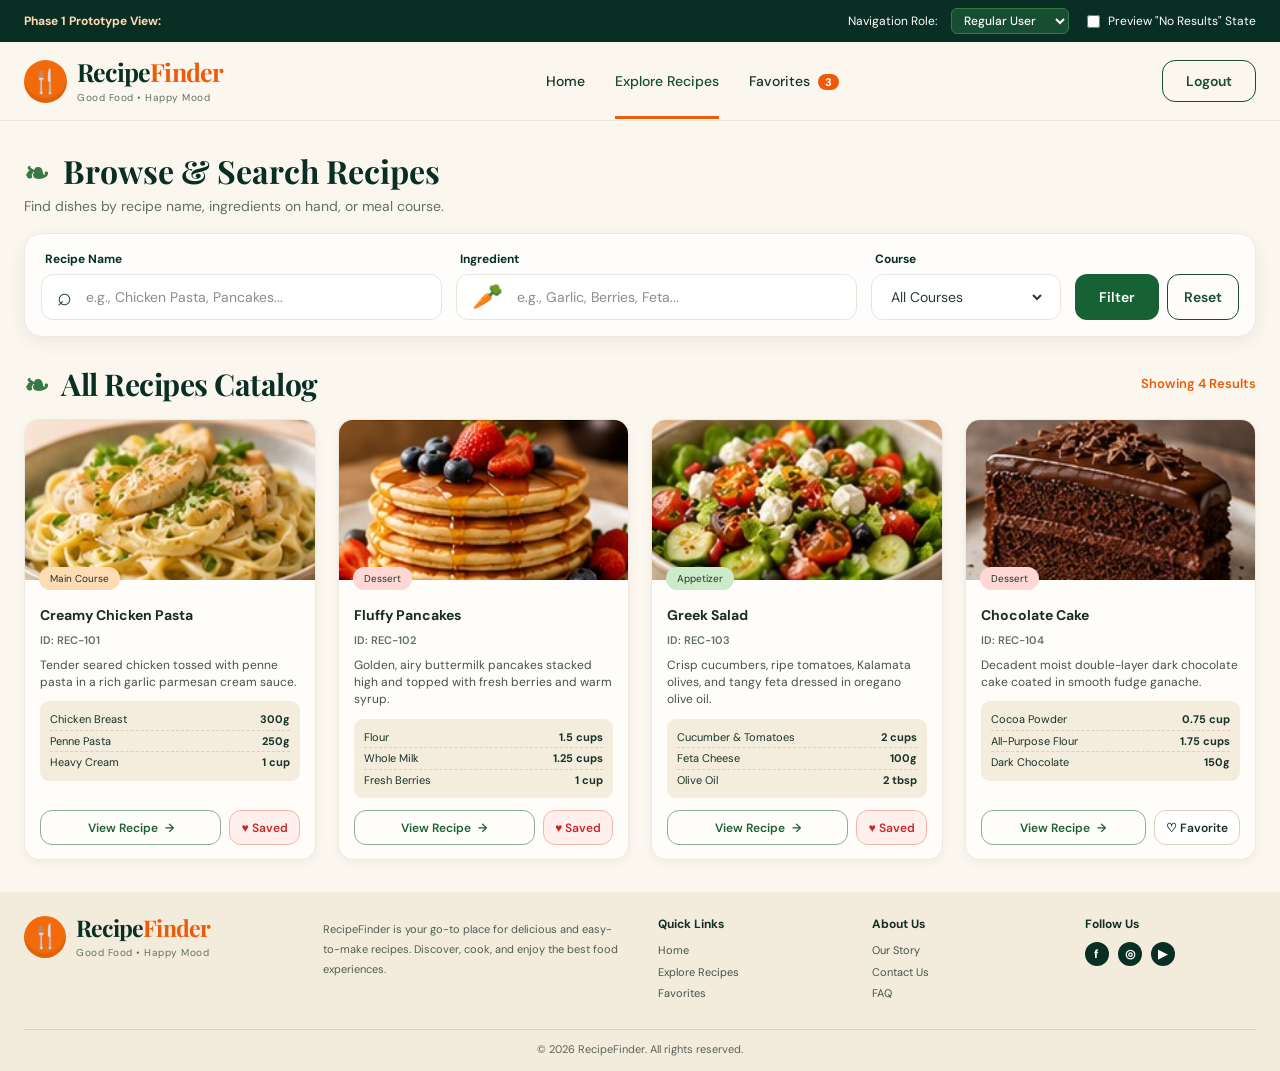
<file: recipes.html>
<!DOCTYPE html>
<html lang="en">
<head>
  <meta charset="UTF-8">
  <meta name="viewport" content="width=device-width, initial-scale=1.0">
  <meta name="description" content="Browse, search, and filter all delicious recipes on RecipeFinder.">
  <title>Explore Recipes | RecipeFinder</title>
  <link rel="stylesheet" href="css/style.css">
  <link rel="stylesheet" href="css/recipes-page.css">
</head>
<body data-role="user">

  <!-- ================= Prototype Role & State Switcher ================= -->
  <div class="role-switcher-bar" role="region" aria-label="Prototype Role Switcher">
    <div class="container role-switcher-inner">
      <span class="role-proto-label">Phase 1 Prototype View:</span>
      <div class="role-switcher-controls">
        <label for="roleSelector">Navigation Role:</label>
        <select id="roleSelector" onchange="document.body.setAttribute('data-role', this.value)">
          <option value="guest">Guest</option>
          <option value="user" selected>Regular User</option>
          <option value="admin">Administrator</option>
        </select>

        <label class="empty-toggle-label" for="emptyStateToggle">
          <input type="checkbox" id="emptyStateToggle" onchange="toggleEmptyPreview(this.checked)">
          Preview "No Results" State
        </label>
      </div>
    </div>
  </div>

  <!-- ================= Site Header ================= -->
  <header class="site-header">
    <div class="container navbar">
      <a class="brand" href="index.html" aria-label="RecipeFinder home">
        <span class="brand-icon" aria-hidden="true">🍴</span>
        <span class="brand-copy"><strong>Recipe<span>Finder</span></strong><small>Good Food • Happy Mood</small></span>
      </a>
      <button class="menu-toggle" id="menuToggle" aria-label="Toggle navigation" aria-expanded="false">☰</button>

      <nav class="nav-links" id="navLinks" aria-label="Main navigation">
        <a href="index.html">Home</a>
        <a class="active" href="recipes.html" aria-current="page">Explore Recipes</a>
        <a class="nav-user-only" href="favorites.html">Favorites <span class="fav-count-pill" id="navFavCount">3</span></a>
        <a class="nav-admin-only" href="admin.html">Admin Dashboard</a>
        <a class="nav-admin-only" href="add-edit-recipe.html">Add Recipe</a>
      </nav>

      <div class="auth-links nav-guest-only">
        <a class="btn btn-outline" href="login.html">Login</a>
        <a class="btn btn-orange" href="signup.html">Sign Up</a>
      </div>

      <div class="auth-links nav-logged-in">
        <a class="btn btn-outline" href="login.html">Logout</a>
      </div>
    </div>
  </header>

  <main>
    <!-- ================= Search & Filter Bar Section ================= -->
    <section class="search-section container browse-search-section" aria-labelledby="filterHeading">
      <div class="browse-intro">
        <h1 id="filterHeading"><span class="leaf" aria-hidden="true">❧</span> Browse &amp; Search Recipes</h1>
        <p>Find dishes by recipe name, ingredients on hand, or meal course.</p>
      </div>

      <form class="search-bar browse-search-form" id="recipeSearchForm" action="recipes.html" method="get">
        <div class="search-field-group">
          <label for="searchName" class="visible-field-label">Recipe Name</label>
          <div class="search-input">
            <span aria-hidden="true">⌕</span>
            <input type="search" id="searchName" name="recipe_name" placeholder="e.g., Chicken Pasta, Pancakes...">
          </div>
        </div>

        <div class="search-field-group">
          <label for="searchIngredient" class="visible-field-label">Ingredient</label>
          <div class="search-input">
            <span aria-hidden="true">🥕</span>
            <input type="text" id="searchIngredient" name="ingredient" placeholder="e.g., Garlic, Berries, Feta...">
          </div>
        </div>

        <div class="search-field-group">
          <label for="searchCourse" class="visible-field-label">Course</label>
          <div class="course-select">
            <select id="searchCourse" name="course">
              <option value="">All Courses</option>
              <option value="Appetizer">Appetizer</option>
              <option value="Main Course">Main Course</option>
              <option value="Dessert">Dessert</option>
            </select>
          </div>
        </div>

        <div class="search-actions-group">
          <button class="btn btn-green search-button" type="submit">Filter</button>
          <button class="btn btn-outline reset-button" type="reset" id="resetFiltersBtn">Reset</button>
        </div>
      </form>
    </section>

    <!-- ================= Complete Recipe Catalog ================= -->
    <section class="popular-section container">
      <div class="section-heading">
        <h2><span class="leaf" aria-hidden="true">❧</span> All Recipes Catalog</h2>
        <span class="text-link" id="resultsCounter" aria-live="polite">Showing 4 Results</span>
      </div>

      <div class="recipe-grid" id="recipeGrid">
        <!-- ================= Recipe 1: Pasta (Saved in Favorites) ================= -->
        <article class="recipe-card" data-name="creamy chicken pasta" data-course="Main Course" data-ingredients="chicken breast penne pasta heavy cream garlic parmesan">
          <a href="recipe-details.html#pasta" class="card-image">
            <img src="images/chicken-pasta.jpg" alt="Creamy chicken pasta">
          </a>
          <div class="card-content">
            <span class="tag tag-main">Main Course</span>
            <h3>Creamy Chicken Pasta</h3>
            <p class="card-id">ID: REC-101</p>
            <p class="card-desc">Tender seared chicken tossed with penne pasta in a rich garlic parmesan cream sauce.</p>
            <ul class="card-ingredients" aria-label="Key ingredients">
              <li><span>Chicken Breast</span> <strong>300g</strong></li>
              <li><span>Penne Pasta</span> <strong>250g</strong></li>
              <li><span>Heavy Cream</span> <strong>1 cup</strong></li>
            </ul>
            <div class="card-actions">
              <a class="card-button" href="recipe-details.html#pasta">View Recipe <span>→</span></a>
              <button type="button" class="btn-fav is-saved nav-user-only" aria-pressed="true" onclick="toggleFavorite(this)">
                ♥ Saved
              </button>
              <a class="card-button nav-admin-only" href="add-edit-recipe.html?id=REC-101">Edit</a>
            </div>
          </div>
        </article>

        <!-- ================= Recipe 2: Pancakes (Saved in Favorites) ================= -->
        <article class="recipe-card" data-name="fluffy pancakes" data-course="Dessert" data-ingredients="all-purpose flour milk eggs butter fresh berries maple syrup">
          <a href="recipe-details.html#pancakes" class="card-image">
            <img src="images/pancakes.jpg" alt="Fluffy pancakes topped with berries">
          </a>
          <div class="card-content">
            <span class="tag tag-dessert">Dessert</span>
            <h3>Fluffy Pancakes</h3>
            <p class="card-id">ID: REC-102</p>
            <p class="card-desc">Golden, airy buttermilk pancakes stacked high and topped with fresh berries and warm syrup.</p>
            <ul class="card-ingredients" aria-label="Key ingredients">
              <li><span>Flour</span> <strong>1.5 cups</strong></li>
              <li><span>Whole Milk</span> <strong>1.25 cups</strong></li>
              <li><span>Fresh Berries</span> <strong>1 cup</strong></li>
            </ul>
            <div class="card-actions">
              <a class="card-button" href="recipe-details.html#pancakes">View Recipe <span>→</span></a>
              <button type="button" class="btn-fav is-saved nav-user-only" aria-pressed="true" onclick="toggleFavorite(this)">
                ♥ Saved
              </button>
              <a class="card-button nav-admin-only" href="add-edit-recipe.html?id=REC-102">Edit</a>
            </div>
          </div>
        </article>

        <!-- ================= Recipe 3: Greek Salad (Saved in Favorites) ================= -->
        <article class="recipe-card" data-name="greek salad" data-course="Appetizer" data-ingredients="cucumber tomatoes feta cheese kalamata olives olive oil">
          <a href="recipe-details.html#salad" class="card-image">
            <img src="images/greek-salad.jpg" alt="Fresh Greek salad">
          </a>
          <div class="card-content">
            <span class="tag tag-appetizer">Appetizer</span>
            <h3>Greek Salad</h3>
            <p class="card-id">ID: REC-103</p>
            <p class="card-desc">Crisp cucumbers, ripe tomatoes, Kalamata olives, and tangy feta dressed in oregano olive oil.</p>
            <ul class="card-ingredients" aria-label="Key ingredients">
              <li><span>Cucumber &amp; Tomatoes</span> <strong>2 cups</strong></li>
              <li><span>Feta Cheese</span> <strong>100g</strong></li>
              <li><span>Olive Oil</span> <strong>2 tbsp</strong></li>
            </ul>
            <div class="card-actions">
              <a class="card-button" href="recipe-details.html#salad">View Recipe <span>→</span></a>
              <button type="button" class="btn-fav is-saved nav-user-only" aria-pressed="true" onclick="toggleFavorite(this)">
                ♥ Saved
              </button>
              <a class="card-button nav-admin-only" href="add-edit-recipe.html?id=REC-103">Edit</a>
            </div>
          </div>
        </article>

        <!-- ================= Recipe 4: Chocolate Cake (Not Saved Yet - Default State) ================= -->
        <article class="recipe-card" data-name="chocolate cake" data-course="Dessert" data-ingredients="dark cocoa powder flour sugar eggs butter chocolate ganache">
          <a href="recipe-details.html#cake" class="card-image">
            <img src="images/chocolate-cake.jpg" alt="Chocolate cake slice">
          </a>
          <div class="card-content">
            <span class="tag tag-dessert">Dessert</span>
            <h3>Chocolate Cake</h3>
            <p class="card-id">ID: REC-104</p>
            <p class="card-desc">Decadent moist double-layer dark chocolate cake coated in smooth fudge ganache.</p>
            <ul class="card-ingredients" aria-label="Key ingredients">
              <li><span>Cocoa Powder</span> <strong>0.75 cup</strong></li>
              <li><span>All-Purpose Flour</span> <strong>1.75 cups</strong></li>
              <li><span>Dark Chocolate</span> <strong>150g</strong></li>
            </ul>
            <div class="card-actions">
              <a class="card-button" href="recipe-details.html#cake">View Recipe <span>→</span></a>
              <button type="button" class="btn-fav nav-user-only" aria-pressed="false" onclick="toggleFavorite(this)">
                ♡ Favorite
              </button>
              <a class="card-button nav-admin-only" href="add-edit-recipe.html?id=REC-104">Edit</a>
            </div>
          </div>
        </article>
      </div>

      <!-- ================= Required Empty / No-Results State ================= -->
      <div class="empty-results-box" id="emptyResultsBox" hidden aria-live="polite">
        <div class="empty-results-icon" aria-hidden="true">🍲</div>
        <h3>No Matching Recipes Found</h3>
        <p>We couldn't find any recipes matching your search criteria. Try clearing your filters or searching for another ingredient.</p>
        <button type="button" class="btn btn-orange" onclick="resetRecipeSearch()">Reset All Filters</button>
      </div>
    </section>
  </main>

  <!-- ================= Site Footer ================= -->
  <footer class="site-footer">
    <div class="container footer-grid">
      <a class="brand footer-brand" href="index.html">
        <span class="brand-icon" aria-hidden="true">🍴</span>
        <span class="brand-copy"><strong>Recipe<span>Finder</span></strong><small>Good Food • Happy Mood</small></span>
      </a>
      <p class="footer-about">RecipeFinder is your go-to place for delicious and easy-to-make recipes. Discover, cook, and enjoy the best food experiences.</p>
      <div>
        <h3>Quick Links</h3>
        <a href="index.html">Home</a>
        <a href="recipes.html">Explore Recipes</a>
        <a href="favorites.html">Favorites</a>
      </div>
      <div>
        <h3>About Us</h3>
        <a href="#about">Our Story</a>
        <a href="#contact">Contact Us</a>
        <a href="#faq">FAQ</a>
      </div>
      <div>
        <h3>Follow Us</h3>
        <div class="social-links">
          <a href="#facebook" aria-label="Facebook">f</a>
          <a href="#instagram" aria-label="Instagram">◎</a>
          <a href="#youtube" aria-label="YouTube">▶</a>
        </div>
      </div>
    </div>
    <div class="container copyright">© 2026 RecipeFinder. All rights reserved.</div>
  </footer>

 <script>
    const menuToggle = document.getElementById('menuToggle');
    const navLinks = document.getElementById('navLinks');
    if (menuToggle) {
      menuToggle.addEventListener('click', () => {
        const isOpen = navLinks.classList.toggle('show');
        menuToggle.setAttribute('aria-expanded', String(isOpen));
      });
    }

    const searchForm = document.getElementById('recipeSearchForm');
    const searchNameInput = document.getElementById('searchName');
    const searchIngInput = document.getElementById('searchIngredient');
    const searchCourseSelect = document.getElementById('searchCourse');
    const resetBtn = document.getElementById('resetFiltersBtn');
    const recipeCards = document.querySelectorAll('#recipeGrid .recipe-card');
    const recipeGrid = document.getElementById('recipeGrid');
    const emptyBox = document.getElementById('emptyResultsBox');
    const resultsCounter = document.getElementById('resultsCounter');
    const emptyToggle = document.getElementById('emptyStateToggle');

    function filterRecipes() {
      const nameVal = searchNameInput.value.trim().toLowerCase();
      const ingVal = searchIngInput.value.trim().toLowerCase();
      const courseVal = searchCourseSelect.value.trim().toLowerCase();
      let count = 0;

      recipeCards.forEach(card => {
        const cardTitle = (card.querySelector('h3')?.textContent || '').toLowerCase();
        const cardId = (card.querySelector('.card-id')?.textContent || '').toLowerCase();
        const cardDesc = (card.querySelector('.card-desc')?.textContent || '').toLowerCase();
        const cardIngText = (card.querySelector('.card-ingredients')?.textContent || '').toLowerCase();
        const dataName = (card.dataset.name || '').toLowerCase();
        const dataIng = (card.dataset.ingredients || '').toLowerCase();
        const dataCourse = (card.dataset.course || '').toLowerCase();

        // Match Recipe Name (checks title, data-name, ID, and description)
        const matchName = !nameVal || 
          cardTitle.includes(nameVal) || 
          dataName.includes(nameVal) || 
          cardId.includes(nameVal) ||
          cardDesc.includes(nameVal);

        // Match Ingredient (checks ingredient list text, data-ingredients, and description)
        const matchIng = !ingVal || 
          cardIngText.includes(ingVal) || 
          dataIng.includes(ingVal) || 
          cardDesc.includes(ingVal) ||
          cardTitle.includes(ingVal);

        // Match Course dropdown
        const matchCourse = !courseVal || dataCourse === courseVal;

        if (matchName && matchIng && matchCourse) {
          card.hidden = false;
          card.style.display = '';
          count++;
        } else {
          card.hidden = true;
          card.style.display = 'none';
        }
      });

      recipeGrid.hidden = (count === 0);
      recipeGrid.style.display = (count === 0) ? 'none' : '';
      emptyBox.hidden = (count > 0);
      emptyBox.style.display = (count > 0) ? 'none' : 'block';
      if (emptyToggle) emptyToggle.checked = (count === 0);
      resultsCounter.textContent = `Showing ${count} Result${count === 1 ? '' : 's'}`;
    }

    // Filter both when clicking "Filter" AND live while typing/selecting
    searchForm.addEventListener('submit', (e) => {
      e.preventDefault();
      filterRecipes();
    });
    searchNameInput.addEventListener('input', filterRecipes);
    searchIngInput.addEventListener('input', filterRecipes);
    searchCourseSelect.addEventListener('change', filterRecipes);

    function resetRecipeSearch() {
      searchForm.reset();
      if (emptyToggle) emptyToggle.checked = false;
      filterRecipes();
    }

    resetBtn.addEventListener('click', () => {
      setTimeout(resetRecipeSearch, 0);
    });

    function toggleEmptyPreview(showEmpty) {
      if (showEmpty) {
        recipeGrid.hidden = true;
        recipeGrid.style.display = 'none';
        emptyBox.hidden = false;
        emptyBox.style.display = 'block';
        resultsCounter.textContent = 'Showing 0 Results';
      } else {
        filterRecipes();
      }
    }

    function toggleFavorite(btn) {
      const isSaved = btn.classList.toggle('is-saved');
      btn.setAttribute('aria-pressed', String(isSaved));
      btn.textContent = isSaved ? '♥ Saved' : '♡ Favorite';
      const savedCount = document.querySelectorAll('.btn-fav.is-saved').length;
      const badge = document.getElementById('navFavCount');
      if (badge) badge.textContent = savedCount;
    }

    // Support URL search queries coming from index.html (?q=...&course=...)
    const params = new URLSearchParams(window.location.search);
    if (params.get('q')) searchNameInput.value = params.get('q');
    if (params.get('recipe_name')) searchNameInput.value = params.get('recipe_name');
    if (params.get('ingredient')) searchIngInput.value = params.get('ingredient');
    if (params.get('course')) searchCourseSelect.value = params.get('course');
    filterRecipes();
  </script>
</body>
</html>
</file>
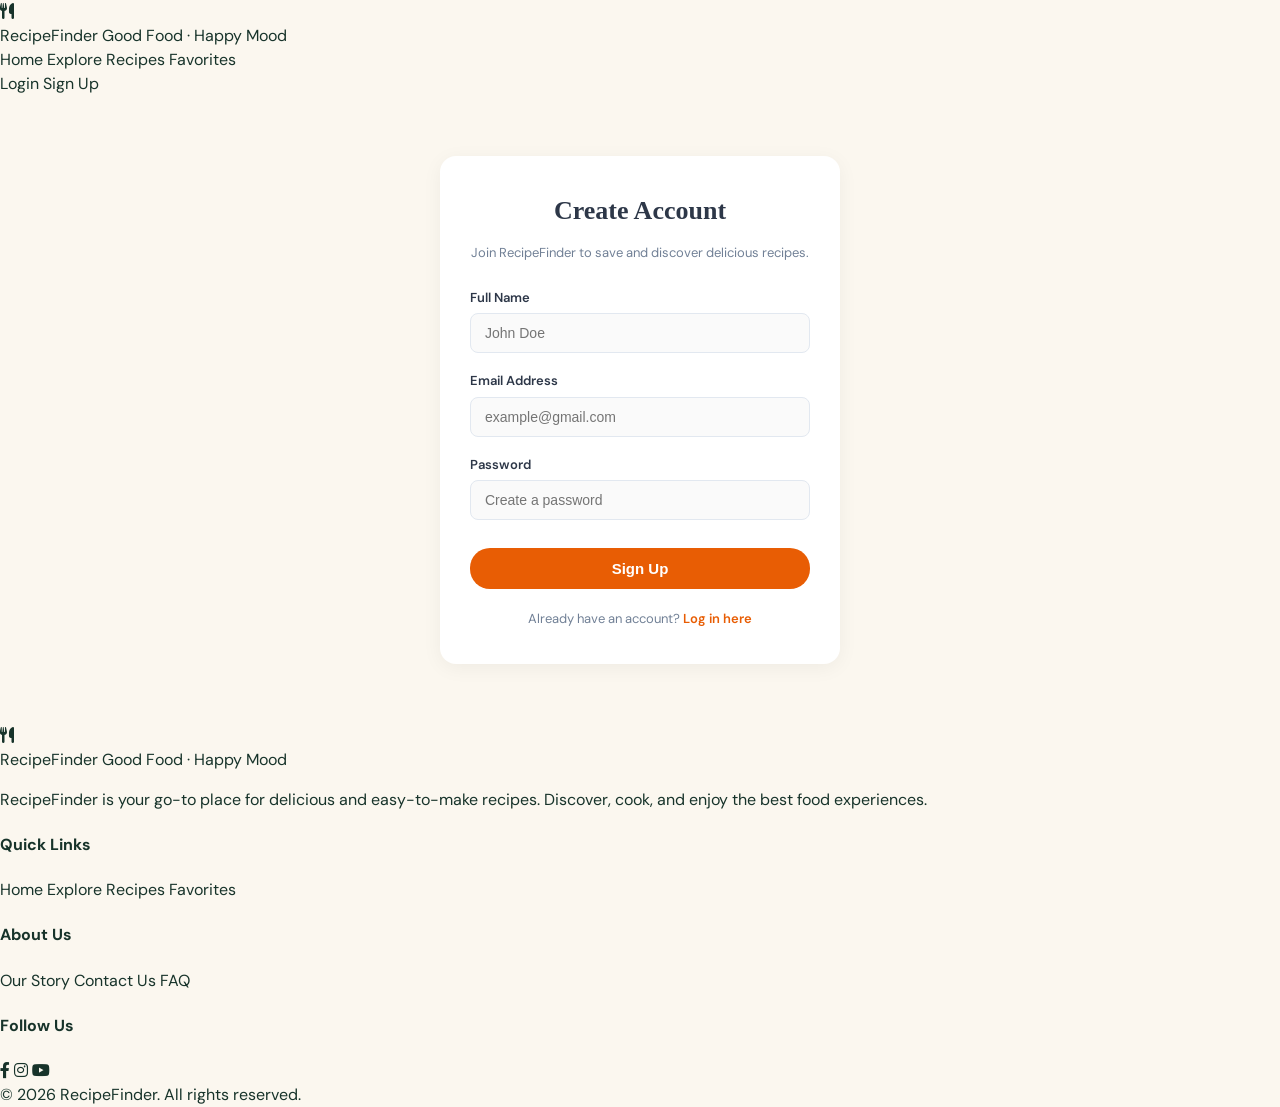
<file: signup.html>
<!DOCTYPE html>
<html lang="en">
<head>
    <meta charset="UTF-8">
    <meta name="viewport" content="width=device-width, initial-scale=1.0">
    <title>Sign Up - RecipeFinder</title>
    <link rel="stylesheet" href="css/style.css">
    <link rel="stylesheet" href="https://cdnjs.cloudflare.com/ajax/libs/font-awesome/6.0.0/css/all.min.css">
</head>
<body class="page-body">

    <header class="main-header">
        <div class="header-container">
            <a href="index.html" class="brand-logo">
                <span class="logo-icon"><i class="fa-solid fa-utensils"></i></span>
                <div class="logo-text">
                    <span class="brand-name">RecipeFinder</span>
                    <span class="brand-tagline">Good Food · Happy Mood</span>
                </div>
            </a>
            
            <nav class="nav-menu">
                <a href="index.html" class="nav-link">Home</a>
                <a href="recipes.html" class="nav-link">Explore Recipes</a>
                <a href="favorites.html" class="nav-link">Favorites</a>
            </nav>

            <div class="header-auth-btns">
                <a href="login.html" class="btn-auth-login">Login</a>
                <a href="signup.html" class="btn-auth-signup active">Sign Up</a>
            </div>
        </div>
    </header>

    <main class="auth-wrapper">
        <div class="auth-card">
            <h1 class="auth-title">Create Account</h1>
            <p class="auth-subtitle">Join RecipeFinder to save and discover delicious recipes.</p>

            <form action="#" method="GET" class="auth-form">
                <div class="form-group">
                    <label for="signup-name">Full Name</label>
                    <input type="text" id="signup-name" placeholder="John Doe" required>
                </div>

                <div class="form-group">
                    <label for="signup-email">Email Address</label>
                    <input type="email" id="signup-email" placeholder="example@gmail.com" required>
                </div>

                <div class="form-group">
                    <label for="signup-password">Password</label>
                    <input type="password" id="signup-password" placeholder="Create a password" required>
                </div>

                <button type="submit" class="btn-primary-orange">Sign Up</button>
            </form>

            <div class="auth-footer-link">
                Already have an account? <a href="login.html">Log in here</a>
            </div>
        </div>
    </main>

    <!-- Footer -->
    <footer class="main-footer">
        <div class="footer-container">
            <div class="footer-brand">
                <div class="brand-logo">
                    <span class="logo-icon"><i class="fa-solid fa-utensils"></i></span>
                    <div class="logo-text">
                        <span class="brand-name">RecipeFinder</span>
                        <span class="brand-tagline">Good Food · Happy Mood</span>
                    </div>
                </div>
                <p class="footer-desc">RecipeFinder is your go-to place for delicious and easy-to-make recipes. Discover, cook, and enjoy the best food experiences.</p>
            </div>

            <div class="footer-links">
                <h4>Quick Links</h4>
                <a href="index.html">Home</a>
                <a href="recipes.html">Explore Recipes</a>
                <a href="favorites.html">Favorites</a>
            </div>

            <div class="footer-links">
                <h4>About Us</h4>
                <a href="#">Our Story</a>
                <a href="#">Contact Us</a>
                <a href="#">FAQ</a>
            </div>

            <div class="footer-social">
                <h4>Follow Us</h4>
                <div class="social-icons">
                    <a href="#"><i class="fa-brands fa-facebook-f"></i></a>
                    <a href="#"><i class="fa-brands fa-instagram"></i></a>
                    <a href="#"><i class="fa-brands fa-youtube"></i></a>
                </div>
            </div>
        </div>
        <div class="footer-copyright">
            © 2026 RecipeFinder. All rights reserved.
        </div>
    </footer>

</body>
</html>
</file>
<file: css/style.css>
@import url('https://fonts.googleapis.com/css2?family=DM+Sans:wght@400;500;600;700&family=Playfair+Display:wght@600;700;800&display=swap');

:root {
    --cream: #fbf7ef;
    --cream-deep: #f4ecdc;
    --green: #174d31;
    --green-dark: #092f25;
    --orange: #ed5b08;
    --text: #17332a;
    --muted: #617068;
    --white: #fff;
    --border: #e8e2d7;
    --shadow: 0 5px 18px rgba(34, 48, 37, .07)
}

* {
    box-sizing: border-box
}

html {
    scroll-behavior: smooth
}

body {
    margin: 0;
    background: var(--cream);
    color: var(--text);
    font-family: 'DM Sans', Arial, sans-serif;
    line-height: 1.5
}

a {
    color: inherit;
    text-decoration: none
}

img {
    display: block;
    max-width: 100%
}

.container {
    width: min(1240px, calc(100% - 48px));
    margin-inline: auto
}

.site-header {
    background: rgba(251, 247, 239, .97);
    border-bottom: 1px solid rgba(23, 77, 49, .07);
    position: relative;
    z-index: 5
}

.navbar {
    min-height: 78px;
    display: flex;
    align-items: center;
    justify-content: space-between;
    gap: 28px
}

.brand {
    display: inline-flex;
    align-items: center;
    gap: 10px;
    flex-shrink: 0
}

.brand-icon {
    display: grid;
    place-items: center;
    width: 43px;
    height: 43px;
    border-radius: 50%;
    background: #f36a0b;
    color: #fff;
    font-size: 23px;
    box-shadow: inset 0 -5px 0 rgba(0, 0, 0, .08)
}

.brand-copy {
    display: flex;
    flex-direction: column;
    line-height: 1.15
}

.brand-copy strong {
    font-family: 'Playfair Display', Georgia, serif;
    font-size: 25px;
    color: var(--green-dark);
    letter-spacing: -.8px
}

.brand-copy strong span {
    color: var(--orange)
}

.brand-copy small {
    margin-top: 5px;
    color: #637267;
    font-size: 10px;
    letter-spacing: .5px
}

.nav-links,
.auth-links {
    display: flex;
    align-items: center;
    gap: 30px
}

.nav-links a {
    font-size: 14px;
    font-weight: 500;
    padding: 28px 0 24px;
    border-bottom: 3px solid transparent
}

.nav-links a:hover,
.nav-links a.active {
    border-color: var(--orange);
    color: var(--green)
}

.auth-links {
    gap: 12px
}

.btn {
    display: inline-flex;
    align-items: center;
    justify-content: center;
    gap: 9px;
    border: 1px solid transparent;
    border-radius: 13px;
    padding: 11px 23px;
    font: 600 14px 'DM Sans', sans-serif;
    cursor: pointer;
    transition: transform .2s, background .2s
}

.btn:hover {
    transform: translateY(-2px)
}

.btn-outline {
    border-color: var(--green);
    color: var(--green);
    background: transparent
}

.btn-orange {
    background: var(--orange);
    color: #fff
}

.btn-green {
    background: #176234;
    color: #fff
}

.menu-toggle {
    display: none;
    border: 0;
    background: transparent;
    color: var(--green);
    font-size: 25px;
    cursor: pointer
}

.hero {
    overflow: hidden;
    background: linear-gradient(105deg, #fbf4e7 0%, #f9f2e5 49%, #eee1c9 100%)
}

.hero-inner {
    position: relative;
    min-height: 360px;
    display: grid;
    grid-template-columns: .93fr 1.07fr;
    align-items: center;
    gap: 25px
}

.hero-copy {
    padding: 42px 0 48px 54px;
    position: relative;
    z-index: 2
}

.eyebrow {
    color: #397349;
    font-size: 12px;
    letter-spacing: 2px;
    font-weight: 700;
    margin: 0 0 12px
}

.eyebrow span {
    color: var(--orange);
    padding: 0 5px
}

.hero h1 {
    font: 800 clamp(38px, 4vw, 57px)/1.12 'Playfair Display', Georgia, serif;
    letter-spacing: -1.3px;
    color: var(--green-dark);
    margin: 0;
    max-width: 520px
}

.hero h1 span {
    display: block;
    color: var(--orange)
}

.hero-description {
    font-size: 16px;
    line-height: 1.75;
    max-width: 440px;
    color: #35483e;
    margin: 17px 0 23px
}

.hero-button {
    padding: 13px 22px;
    border-radius: 14px
}

.hero-button span:first-child {
    font-size: 23px;
    line-height: 15px
}

.hero-photo-wrap {
    height: 360px;
    position: relative;
    align-self: stretch;
    overflow: hidden;
    border-radius: 48% 0 0 48% / 55% 0 0 55%;
    margin-right: calc((1240px - min(1240px, 100vw - 48px))/ -2);
}

.hero-photo {
    height: 100%;
    width: 100%;
    object-fit: cover;
    object-position: center
}

.food-note {
    position: absolute;
    right: 5%;
    top: 37%;
    font-family: 'Playfair Display', Georgia, serif;
    font-style: italic;
    font-size: 21px;
    line-height: 1.3;
    color: #174d31;
    text-align: center;
    text-shadow: 0 1px 8px rgba(255, 255, 255, .6);
    transform: rotate(5deg)
}

.food-note strong {
    font-weight: 800
}

.decor {
    position: absolute;
    color: #e7a26a;
    opacity: .7;
    pointer-events: none
}

.decor-one {
    font-size: 70px;
    left: -25px;
    bottom: -15px
}

.decor-two {
    font-size: 46px;
    right: 49%;
    bottom: 15px;
    color: #6c986c
}

.search-section {
    position: relative;
    margin-top: 20px;
    z-index: 2
}

.search-bar {
    display: grid;
    grid-template-columns: 1fr 220px 175px;
    gap: 14px;
    padding: 12px;
    background: rgba(255, 255, 255, .76);
    border: 1px solid #eee8de;
    border-radius: 18px;
    box-shadow: var(--shadow)
}

.search-input,
.course-select {
    display: flex;
    align-items: center;
    gap: 12px;
    background: #fff;
    border: 1px solid #e8e5df;
    border-radius: 12px;
    padding: 0 15px;
    min-width: 0
}

.search-input>span {
    font-size: 25px;
    color: var(--green)
}

.search-input input {
    width: 100%;
    height: 44px;
    border: 0;
    outline: 0;
    background: transparent;
    font: 14px 'DM Sans', sans-serif;
    color: var(--text)
}

.search-input input::placeholder {
    color: #888f89
}

.course-select select {
    width: 100%;
    height: 44px;
    border: 0;
    outline: 0;
    background: transparent;
    color: #293b32;
    font: 14px 'DM Sans', sans-serif;
    cursor: pointer
}

.search-button {
    border-radius: 12px
}

.popular-section {
    padding: 27px 0 32px
}

.section-heading {
    display: flex;
    justify-content: space-between;
    align-items: center;
    gap: 20px;
    margin-bottom: 15px
}

.section-heading h2 {
    font: 700 30px 'Playfair Display', Georgia, serif;
    color: var(--green-dark);
    margin: 0;
    letter-spacing: -.5px
}

.leaf {
    color: #387847;
    font-size: 30px;
    margin-right: 7px
}

.text-link {
    font-size: 13px;
    color: var(--orange);
    font-weight: 600
}

.text-link:hover {
    text-decoration: underline
}

.recipe-grid {
    display: grid;
    grid-template-columns: repeat(4, minmax(0, 1fr));
    gap: 22px
}

.recipe-card {
    border: 1px solid #eee8df;
    border-radius: 15px;
    overflow: hidden;
    background: #fffdf9;
    box-shadow: 0 3px 10px rgba(30, 47, 35, .05);
    transition: transform .2s, box-shadow .2s
}

.recipe-card:hover {
    transform: translateY(-4px);
    box-shadow: var(--shadow)
}

.card-image {
    height: 160px;
    display: block;
    overflow: hidden;
    background: #eee5d6
}

.card-image img {
    height: 100%;
    width: 100%;
    object-fit: cover;
    transition: transform .35s
}

.recipe-card:hover .card-image img {
    transform: scale(1.04)
}

.card-content {
    position: relative;
    padding: 25px 15px 14px
}

.tag {
    position: absolute;
    top: -13px;
    left: 14px;
    border-radius: 30px;
    padding: 4px 11px;
    font-size: 10px;
    color: #20352a
}

.tag-main {
    background: #ffdbb3
}

.tag-dessert {
    background: #ffd8d6
}

.tag-appetizer {
    background: #ccebc9
}

.card-content h3 {
    font-size: 14px;
    margin: 0 0 14px;
    font-weight: 700;
    color: #172e25
}

.card-button {
    height: 35px;
    border: 1px solid #8caf96;
    border-radius: 12px;
    display: flex;
    align-items: center;
    justify-content: center;
    gap: 7px;
    color: #1c6035;
    font-size: 12px;
    font-weight: 600
}

.card-button:hover {
    background: #edf5ed
}

/* --- Recipe Details Page Styling Additions --- */
.detail-article {
    padding: 36px;
    background: #fffdf9;
}

.detail-heading-bar {
    border-bottom: 1px solid var(--border);
    padding-bottom: 24px;
    margin-bottom: 30px;
    align-items: flex-start;
}

.detail-heading-bar .tag {
    position: static;
    display: inline-block;
    margin-bottom: 10px;
}

.detail-title-text {
    font: 700 36px/1.2 'Playfair Display', Georgia, serif;
    color: var(--green-dark);
    margin: 0 0 8px;
    letter-spacing: -0.5px;
}

.detail-meta-text {
    font-size: 13px;
    color: var(--muted);
    margin: 0;
}

.detail-layout-grid {
    grid-template-columns: 320px 1fr;
    gap: 36px;
    align-items: start;
}

.ingredients-panel {
    background: var(--cream-deep);
    border: 1px solid var(--border);
    border-radius: 16px;
    padding: 24px;
}

.ingredients-panel h2,
.instructions-panel h2 {
    font: 700 22px 'Playfair Display', Georgia, serif;
    color: var(--green-dark);
    margin: 0 0 16px;
}

.ingredients-table-list {
    list-style: none;
    padding: 0;
    margin: 0;
}

.ingredients-table-list li {
    display: flex;
    justify-content: space-between;
    padding: 10px 0;
    border-bottom: 1px dashed #d8d0c1;
    font-size: 14px;
}

.ingredients-table-list li:last-child {
    border-bottom: none;
}

.instruction-step-item {
    margin-bottom: 20px;
}

.instruction-step-item h3 {
    font-size: 15px;
    font-weight: 700;
    color: var(--green);
    margin: 0 0 4px;
}

.instruction-step-item p {
    font-size: 14px;
    line-height: 1.6;
    color: #35483e;
    margin: 0;
}

.site-footer {
    background: #f3ecdd;
    padding-top: 23px
}

.footer-grid {
    display: grid;
    grid-template-columns: 1.1fr 1.25fr .75fr .75fr .7fr;
    gap: 30px;
    align-items: start;
    padding-bottom: 22px
}

.footer-brand .brand-icon {
    width: 42px;
    height: 42px
}

.footer-brand .brand-copy strong {
    font-size: 23px
}

.footer-about {
    font-size: 11px;
    line-height: 1.8;
    color: #4f5d53;
    margin: 5px 0 0
}

.footer-grid h3 {
    font-size: 12px;
    margin: 0 0 9px;
    color: #152f25
}

.footer-grid>div>a {
    display: block;
    font-size: 11px;
    color: #42544a;
    margin: 5px 0
}

.footer-grid>div>a:hover {
    color: var(--orange)
}

.social-links {
    display: flex;
    gap: 9px
}

.social-links a {
    width: 24px;
    height: 24px;
    border-radius: 50%;
    background: var(--green-dark);
    color: #fff;
    display: grid;
    place-items: center;
    font-size: 12px;
    font-weight: 700
}

.copyright {
    border-top: 1px solid #d8d0c1;
    text-align: center;
    padding: 11px 0 14px;
    font-size: 11px;
    color: #59645c
}

.sr-only {
    position: absolute;
    width: 1px;
    height: 1px;
    padding: 0;
    margin: -1px;
    overflow: hidden;
    clip: rect(0, 0, 0, 0);
    white-space: nowrap;
    border: 0
}

@media(max-width:1000px) {
    .navbar {
        gap: 16px
    }

    .nav-links {
        gap: 17px
    }

    .hero-copy {
        padding-left: 12px
    }

    .hero-photo-wrap {
        margin-right: -24px
    }

    .recipe-grid {
        gap: 14px
    }

    .card-image {
        height: 140px
    }

    .footer-grid {
        grid-template-columns: repeat(3, 1fr)
    }
}

@media(max-width:760px) {
    .container {
        width: min(100% - 30px, 600px)
    }

    .navbar {
        min-height: 72px;
        flex-wrap: wrap;
        gap: 12px;
        padding-block: 12px
    }

    .brand-copy strong {
        font-size: 22px
    }

    .brand-icon {
        width: 38px;
        height: 38px
    }

    .menu-toggle {
        display: block;
        margin-left: auto
    }

    .nav-links {
        display: none;
        order: 4;
        width: 100%;
        flex-direction: column;
        align-items: stretch;
        gap: 0;
        padding: 4px 0
    }

    .nav-links.show {
        display: flex
    }

    .nav-links a {
        padding: 11px 4px;
        border-bottom: 1px solid var(--border)
    }

    .auth-links {
        gap: 7px
    }

    .auth-links .btn {
        padding: 9px 12px;
        font-size: 12px
    }

    .hero-inner {
        grid-template-columns: 1fr;
        gap: 0
    }

    .hero-copy {
        padding: 37px 4px 26px
    }

    .hero h1 {
        font-size: 43px
    }

    .hero-description {
        font-size: 14px;
        max-width: 500px
    }

    .hero-photo-wrap {
        height: 250px;
        margin: 0 -15px;
        border-radius: 35% 0 0 0
    }

    .food-note {
        font-size: 17px;
        right: 7%;
        top: 34%
    }

    .decor-two {
        display: none
    }

    .search-section {
        margin-top: 15px
    }

    .search-bar {
        grid-template-columns: 1fr;
        gap: 9px;
        padding: 10px
    }

    .search-input,
    .course-select {
        min-height: 47px
    }

    .search-button {
        min-height: 45px
    }

    .popular-section {
        padding-top: 25px
    }

    .section-heading h2 {
        font-size: 25px
    }

    .leaf {
        font-size: 24px
    }

    .text-link {
        font-size: 11px
    }

    .recipe-grid {
        grid-template-columns: repeat(2, minmax(0, 1fr));
        gap: 13px
    }

    .card-image {
        height: 140px
    }

    .card-content {
        padding: 23px 11px 12px
    }

    .card-content h3 {
        font-size: 13px;
        min-height: 38px
    }

    .detail-layout-grid {
        grid-template-columns: 1fr;
    }

    .footer-grid {
        grid-template-columns: repeat(2, minmax(0, 1fr));
        gap: 22px 16px
    }

    .footer-about {
        font-size: 12px
    }

    .copyright {
        font-size: 10px
    }
}

@media(max-width:390px) {
    .auth-links {
        width: 100%;
        order: 5
    }

    .auth-links .btn {
        flex: 1
    }

    .hero h1 {
        font-size: 37px
    }

    .section-heading {
        align-items: flex-start
    }

    .section-heading h2 {
        font-size: 22px
    }

    .card-image {
        height: 120px
    }
}

STYLING (Login & Signup)

.page-body {
    background-color: #fdf8f2;
    font-family: 'Segoe UI', Tahoma, Geneva, Verdana, sans-serif;
    margin: 0;
    padding: 0;
    color: #2d3748;
}

.auth-wrapper {
    display: flex;
    justify-content: center;
    align-items: center;
    padding: 60px 20px;
    min-height: calc(100vh - 350px);
}

.auth-card {
    background: #ffffff;
    width: 100%;
    max-width: 400px;
    padding: 35px 30px;
    border-radius: 16px;
    box-shadow: 0 4px 20px rgba(0, 0, 0, 0.05);
}

.auth-title {
    font-size: 26px;
    color: #2d3748;
    text-align: center;
    margin-top: 0;
    margin-bottom: 8px;
    font-family: Georgia, 'Times New Roman', serif;
}

.auth-subtitle {
    font-size: 13px;
    color: #718096;
    text-align: center;
    margin-bottom: 25px;
}

.form-group {
    margin-bottom: 18px;
}

.form-group label {
    display: block;
    font-size: 13px;
    font-weight: 600;
    margin-bottom: 6px;
    color: #2d3748;
}

.form-group input {
    width: 100%;
    padding: 11px 14px;
    border: 1px solid #e2e8f0;
    border-radius: 8px;
    box-sizing: border-box;
    font-size: 14px;
    background-color: #fafafa;
}

.form-group input:focus {
    outline: none;
    border-color: #e85d04;
    background-color: #ffffff;
}

.btn-primary-orange {
    width: 100%;
    background-color: #e85d04;
    color: #ffffff;
    border: none;
    padding: 12px;
    border-radius: 20px;
    font-size: 15px;
    font-weight: 600;
    cursor: pointer;
    margin-top: 10px;
    transition: background-color 0.2s;
}

.btn-primary-orange:hover {
    background-color: #dc2f02;
}

.auth-footer-link {
    text-align: center;
    font-size: 13px;
    color: #718096;
    margin-top: 20px;
}

.auth-footer-link a {
    color: #e85d04;
    text-decoration: none;
    font-weight: 600;
}
</file>
<file: css/recipes-page.css>
[hidden] {
    display: none !important;
}
.role-switcher-bar {
    background: var(--green-dark);
    color: #fff;
    font-size: 12px;
    padding: 8px 0;
}

.role-switcher-inner {
    display: flex;
    justify-content: space-between;
    align-items: center;
    flex-wrap: wrap;
    gap: 10px;
}

.role-proto-label {
    font-weight: 700;
    color: #ffdbb3;
}

.role-switcher-controls {
    display: flex;
    align-items: center;
    gap: 14px;
    flex-wrap: wrap;
}

.role-switcher-controls select {
    background: #174d31;
    color: #fff;
    border: 1px solid #387847;
    border-radius: 6px;
    padding: 3px 8px;
    font: 500 12px 'DM Sans', sans-serif;
    cursor: pointer;
}

.empty-toggle-label {
    display: inline-flex;
    align-items: center;
    gap: 5px;
    cursor: pointer;
}

/* Role Visibility Rules */
body[data-role="guest"] .nav-user-only,
body[data-role="guest"] .nav-admin-only,
body[data-role="guest"] .nav-logged-in {
    display: none !important;
}

body[data-role="user"] .nav-guest-only,
body[data-role="user"] .nav-admin-only {
    display: none !important;
}

body[data-role="admin"] .nav-guest-only,
body[data-role="admin"] .nav-user-only {
    display: none !important;
}

.fav-count-pill {
    background: var(--orange);
    color: #fff;
    font-size: 11px;
    font-weight: 700;
    padding: 1px 7px;
    border-radius: 20px;
    margin-left: 4px;
}

.browse-search-section {
    margin-top: 28px;
}

.browse-intro {
    margin-bottom: 16px;
}

.browse-intro h1 {
    font: 700 32px 'Playfair Display', Georgia, serif;
    color: var(--green-dark);
    margin: 0 0 4px;
}

.browse-intro p {
    margin: 0;
    font-size: 14px;
    color: var(--muted);
}

.browse-search-form {
    grid-template-columns: 1.2fr 1.2fr 190px auto;
    align-items: end;
    padding: 16px;
}

.search-field-group {
    display: flex;
    flex-direction: column;
    gap: 6px;
}

.visible-field-label {
    font-size: 12px;
    font-weight: 700;
    color: var(--green-dark);
    padding-left: 4px;
}

.search-actions-group {
    display: flex;
    gap: 8px;
    height: 46px;
}

.reset-button {
    padding: 0 16px;
    border-radius: 12px;
}

.recipe-card {
    display: flex;
    flex-direction: column;
}

.card-content {
    display: flex;
    flex-direction: column;
    flex: 1;
}

.card-id {
    font-size: 11px;
    color: var(--muted);
    margin: -8px 0 8px;
    font-weight: 600;
}

.card-desc {
    font-size: 12px;
    color: #42544a;
    margin: 0 0 10px;
    line-height: 1.45;
}

.card-ingredients {
    list-style: none;
    padding: 8px 10px;
    margin: 0 0 12px;
    background: var(--cream-deep);
    border-radius: 9px;
    font-size: 11px;
}

.card-ingredients li {
    display: flex;
    justify-content: space-between;
    padding: 2px 0;
    border-bottom: 1px dashed #d8d0c1;
}

.card-ingredients li:last-child {
    border-bottom: none;
}

.card-actions {
    margin-top: auto;
    display: flex;
    gap: 8px;
}

.card-actions .card-button {
    flex: 1;
}

.btn-fav {
    height: 35px;
    padding: 0 11px;
    border-radius: 12px;
    border: 1px solid #d8d0c1;
    background: #fff;
    color: var(--text);
    font: 600 12px 'DM Sans', sans-serif;
    cursor: pointer;
    transition: all 0.2s;
}

.btn-fav:hover {
    border-color: var(--orange);
    color: var(--orange);
}

.btn-fav.is-saved {
    background: #fff0ed;
    border-color: #f3b5a8;
    color: #c62828;
}

.empty-results-box {
    background: #fffdf9;
    border: 2px dashed var(--border);
    border-radius: 16px;
    padding: 44px 24px;
    text-align: center;
    max-width: 520px;
    margin: 16px auto 24px;
}

.empty-results-icon {
    font-size: 40px;
    margin-bottom: 8px;
}

.empty-results-box h3 {
    font: 700 22px 'Playfair Display', Georgia, serif;
    color: var(--green-dark);
    margin: 0 0 8px;
}

.empty-results-box p {
    font-size: 14px;
    color: var(--muted);
    margin: 0 0 18px;
}

@media (max-width: 900px) {
    .browse-search-form {
        grid-template-columns: 1fr 1fr;
    }
}

@media (max-width: 600px) {
    .browse-search-form {
        grid-template-columns: 1fr;
    }
}
</file>
